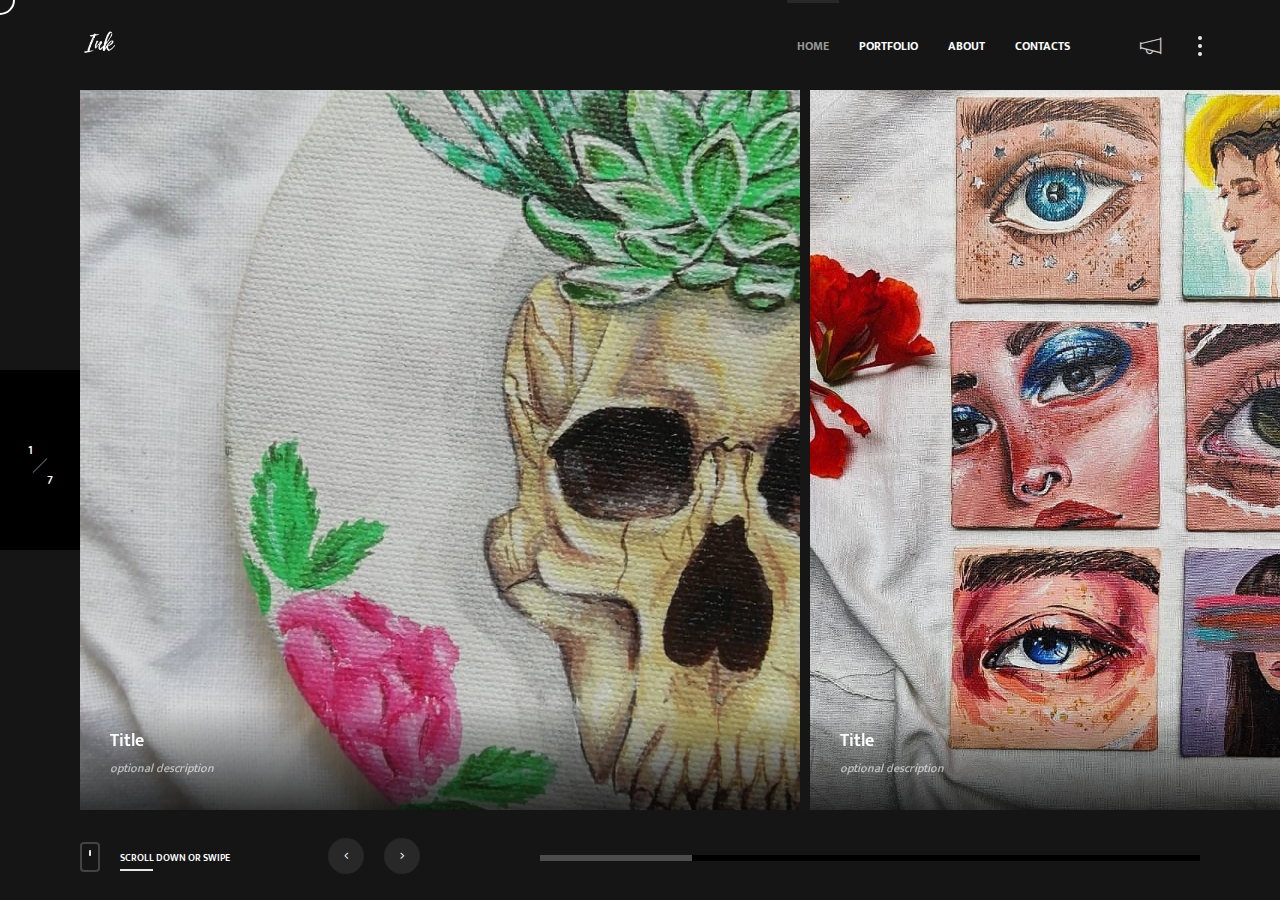
<file: index.html>
<!DOCTYPE HTML>
<html lang="en">
    <head>
        <!--=============== basic  ===============-->
        <meta charset="UTF-8">
        <title>InkisAddicting - Online Gallery</title>
        <meta name="viewport" content="width=device-width, initial-scale=1.0, minimum-scale=1.0, maximum-scale=1.0, user-scalable=no">
        <meta name="robots" content="index, follow"/>
        <meta name="keywords" content=""/>
        <meta name="description" content=""/>
        <!--=============== css  ===============-->
        <link type="text/css" rel="stylesheet" href="css/reset.css">
        <link type="text/css" rel="stylesheet" href="css/plugins.css">
        <link type="text/css" rel="stylesheet" href="css/style.css">
        <link type="text/css" rel="stylesheet" href="css/style-dark.css">
        <!--=============== favicons ===============-->
        <link rel="shortcut icon" href="images/favicon.ico">
    </head>
    <body>
        <!--loader-->
        <div class="loader-wrap">
            <div class="spinner">
                <div class="double-bounce1"></div>
                <div class="double-bounce2"></div>
            </div>
        </div>
        <!--loader end-->
        <!-- main start  -->
        <div id="main">
            <!-- header start  -->
            <header class="main-header">
                <!-- logo   -->
                <a href="index.html" class="logo-holder"><img src="images/logo.png" alt=""></a>
                <!-- logo end  -->
                <div class="sb-button"></div>
                <div class="share-btn showshare"><i class="fal fa-megaphone"></i><span>Share</span></div>
                <!-- mobile nav -->
                <div class="nav-button-wrap">
                    <div class="nav-button"><span></span><span></span><span></span></div>
                </div>
                <!-- mobile nav end-->
                <!--  navigation -->
                <div class="nav-holder main-menu">
                    <nav>
                        <ul>
                            <li>
                                <a href="index.html" class="act-link">Home</a>
                            </li>
                            <li>
                                <a href="portfolio.html">Portfolio </a>
                            </li>
                            <li>
                                <a href="about.html">About</a>
                            </li>
                            <li>
                                <a href="contacts.html">Contacts</a>
                            </li>
                        </ul>
                    </nav>
                </div>
                <!-- navigation  end -->
            </header>
            <!-- header end -->
            <!-- wrapper  -->
            <div id="wrapper">
                <!--content -->
                <div class="content full-height  hidden-item no-mob-hidden">
                    <!-- fw-carousel-wrap -->
                    <div class="fw-carousel-wrap fsc-holder">
                        <!-- fw-carousel  -->
                        <div class="fw-carousel  fs-gallery-wrap fl-wrap full-height lightgallery" data-mousecontrol="true">
                            <div class="swiper-container">
                                <div class="swiper-wrapper">
                                    <!-- swiper-slide-->
                                    <div class="swiper-slide hov_zoom">
                                        <img  src="images/bg/14.jpg"   alt="">
                                        <a href="images/bg/14.jpg" class="box-media-zoom   popup-image"><i class="fal fa-search"></i></a>
                                        <div class="thumb-info">
                                            <h3><a href="portfolio-single.html">Title</a></h3>
                                            <p>optional description</p>
                                        </div>
                                    </div>
                                    <!-- swiper-slide end-->
                                    <!-- swiper-slide-->
                                    <div class="swiper-slide hov_zoom">
                                        <img  src="images/bg/2.jpg"   alt="">
                                        <a href="images/bg/2.jpg" class="box-media-zoom   popup-image"><i class="fal fa-search"></i></a>
                                        <div class="thumb-info">
                                            <h3><a href="portfolio-single.html">Title</a></h3>
                                            <p>optional description</p>
                                        </div>
                                    </div>
                                    <!-- swiper-slide end-->
                                    <!-- swiper-slide-->
                                    <div class="swiper-slide hov_zoom">
                                        <img  src="images/bg/11.jpg"   alt="">
                                        <a href="images/bg/11.jpg" class="box-media-zoom   popup-image"><i class="fal fa-search"></i></a>
                                        <div class="thumb-info">
                                            <h3><a href="portfolio-single.html">Title</a></h3>
                                            <p>optional description</p>
                                        </div>
                                    </div>
                                    <!-- swiper-slide end-->
                                    <!-- swiper-slide-->
                                    <div class="swiper-slide hov_zoom">
                                        <img  src="images/bg/3.jpg"   alt="">
                                        <a href="images/bg/3.jpg" class="box-media-zoom   popup-image"><i class="fal fa-search"></i></a>
                                        <div class="thumb-info">
                                            <h3><a href="portfolio-single.html">Title</a></h3>
                                            <p>optional description</p>
                                        </div>
                                    </div>
                                    <!-- swiper-slide end-->
                                    <!-- swiper-slide-->
                                    <div class="swiper-slide hov_zoom">
                                        <img  src="images/bg/5.jpg"   alt="">
                                        <a href="images/bg/5.jpg" class="box-media-zoom   popup-image"><i class="fal fa-search"></i></a>
                                        <div class="thumb-info">
                                            <h3><a href="portfolio-single.html">Title</a></h3>
                                            <p>optional description</p>
                                        </div>
                                    </div>
                                    <!-- swiper-slide end-->
                                    <!-- swiper-slide-->
                                    <div class="swiper-slide hov_zoom">
                                        <img  src="images/bg/9.jpg"   alt="">
                                        <a href="images/bg/9.jpg" class="box-media-zoom   popup-image"><i class="fal fa-search"></i></a>
                                        <div class="thumb-info">
                                            <h3><a href="portfolio-single.html">Title</a></h3>
                                            <p>optional description</p>
                                        </div>
                                    </div>
                                    <!-- swiper-slide end-->
                                    <!-- swiper-slide-->
                                    <div class="swiper-slide swiper-link-wrap hov_zoom">
                                        <img  src="images/bg/7.jpg"   alt="">
                                        <a href="images/bg/7.jpg" class="box-media-zoom   popup-image"><i class="fal fa-search"></i></a>
                                        <div class="thumb-info">
                                            <h3><a href="portfolio-single.html">Title</a></h3>
                                            <p>optional description</p>
                                        </div>
                                        <a href="portfolio.html" class="swiper-link"><span>View Portfolio</span></a>
                                    </div>
                                    <!-- swiper-slide end-->
                                </div>
                            </div>
                        </div>
                        <!-- fw-carousel end -->
                    </div>
                    <!--slider-counter-->
                    <div class="slider-counter_wrap">
                        <div class="fw-carousel-counter"></div>
                    </div>
                    <!--slider-counter end-->
                    <!--bottom-panel-->
                    <div class="bottom-panel">
                        <div class="bottom-panel-column bottom-panel-column_left">
                            <div class="scroll-down-wrap">
                                <div class="mousey">
                                    <div class="scroller"></div>
                                </div>
                                <span>Scroll down or Swipe</span>
                            </div>
                            <div class="fs-controls_wrap">
                                <div class="fw_cb fw-carousel-button-prev"><i class="fal fa-angle-left"></i></div>
                                <div class="fw_cb fw-carousel-button-next"><i class="fal fa-angle-right"></i></div>
                            </div>
                        </div>
                        <div class="bottom-panel-column bottom-panel-column_right">
                            <div class="half-scrollbar">
                                <div class="hs_init"></div>
                            </div>
                        </div>
                    </div>
                    <!--bottom-panel end-->
                </div>
                <!--content end-->
                <!--share-wrapper-->
                <div class="share-wrapper">
                    <div class="share-container fl-wrap  isShare"></div>
                </div>
                <!--share-wrapper end-->
            </div>
            <!-- wrapper end -->
            <!-- sidebar -->
            <div class="sb-overlay"></div>
            <div class="hiiden-sidebar-wrap outsb">
                <!-- sb-widget-wrap-->
                <div class="sb-widget-wrap fl-wrap">
                    <h3>We're Are Social</h3>
                    <div class="sb-widget    fl-wrap">
                        <div class="sidebar-social fl-wrap">
                            <ul>
                                <li><a href="index.html#" target="_blank"><i class="fab fa-facebook-f"></i></a></li>
                                <li><a href="https://instagram.com/inkisaddicting" target="_blank"><i class="fab fa-instagram"></i></a></li>
                                <li><a href="index.html#" target="_blank"><i class="fab fa-twitter"></i></a></li>
                                <li><a href="index.html#" target="_blank"><i class="fab fa-github"></i></a></li>
                            </ul>
                        </div>
                    </div>
                </div>
                <!-- sb-widget-wrap end-->
            </div>
            <!-- sidebar end -->
            <!-- cursor-->
            <div class="element">
                <div class="element-item"></div>
            </div>
            <!-- cursor end-->
        </div>
        <!-- Main end -->
        <!--=============== scripts  ===============-->
        <script type="text/javascript" src="js/jquery.min.js"></script>
        <script type="text/javascript" src="js/plugins.js"></script>
        <script type="text/javascript" src="js/scripts.js"></script>
    </body>
</html>
</file>
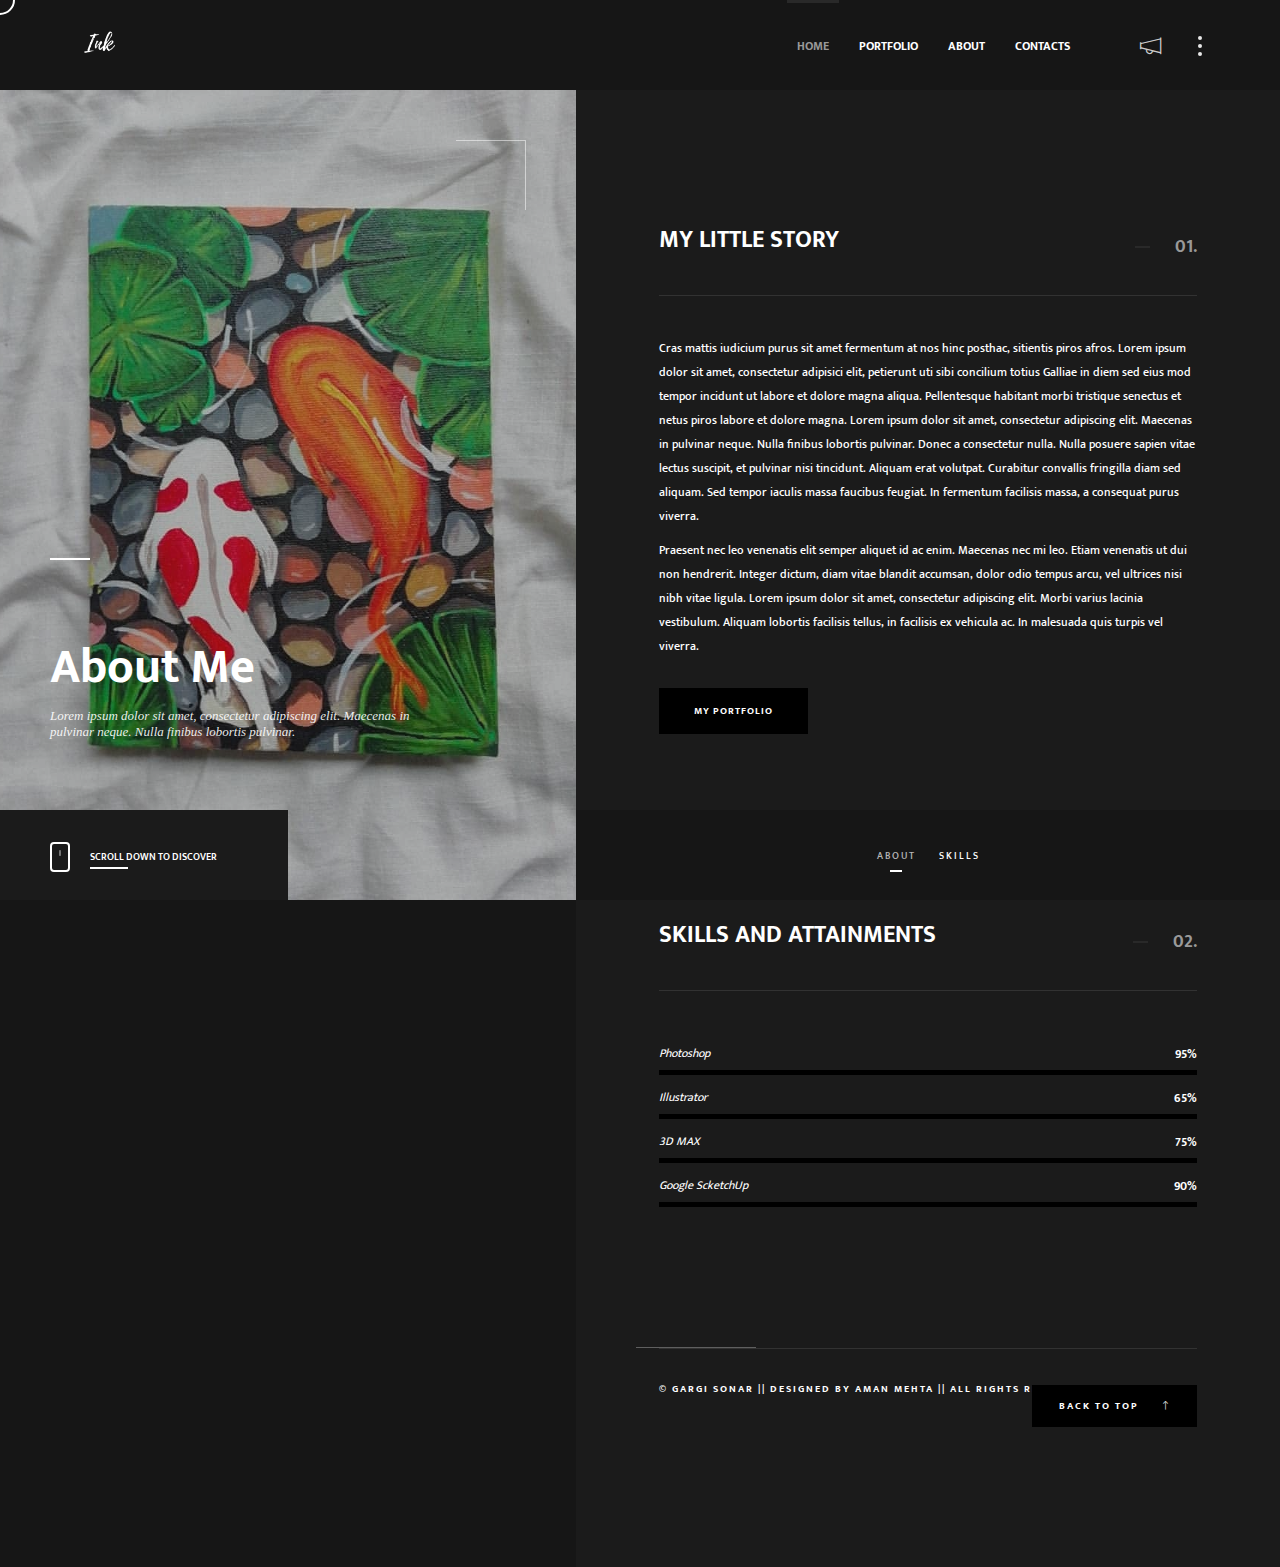
<file: about.html>
<!DOCTYPE HTML>
<html lang="en">
    <head>
        <!--=============== basic  ===============-->
        <meta charset="UTF-8">
        <title>InkisAddicting - Online Gallery</title>
        <meta name="viewport" content="width=device-width, initial-scale=1.0, minimum-scale=1.0, maximum-scale=1.0, user-scalable=no">
        <meta name="robots" content="index, follow"/>
        <meta name="keywords" content=""/>
        <meta name="description" content=""/>
        <!--=============== css  ===============-->
        <link type="text/css" rel="stylesheet" href="css/reset.css">
        <link type="text/css" rel="stylesheet" href="css/plugins.css">
        <link type="text/css" rel="stylesheet" href="css/style.css">
        <link type="text/css" rel="stylesheet" href="css/style-dark.css">
        <!--=============== favicons ===============-->
        <link rel="shortcut icon" href="images/favicon.ico">
    </head>
    <body>
        <!--loader-->
        <div class="loader-wrap">
            <div class="spinner">
                <div class="double-bounce1"></div>
                <div class="double-bounce2"></div>
            </div>
        </div>
        <!--loader end-->
        <!-- main start  -->
        <div id="main">
            <!-- header start  -->
            <header class="main-header">
                <!-- logo   -->
                <a href="index.html" class="logo-holder"><img src="images/logo.png" alt=""></a>
                <!-- logo end  -->
                <div class="sb-button"></div>
                <div class="share-btn showshare"><i class="fal fa-megaphone"></i><span>Share</span></div>
                <!-- mobile nav -->
                <div class="nav-button-wrap">
                    <div class="nav-button"><span></span><span></span><span></span></div>
                </div>
                <!-- mobile nav end-->
                <!--  navigation -->
                <div class="nav-holder main-menu">
                    <nav>
                        <ul>
                            <li>
                                <a href="index.html" class="act-link">Home</a>
                            </li>
                            <li>
                                <a href="portfolio.html">Portfolio </a>
                            </li>
                            <li>
                                <a href="about.html">About</a>
                            </li>
                            <li>
                                <a href="contacts.html">Contacts</a>
                            </li>
                        </ul>
                    </nav>
                </div>
                <!-- navigation  end -->
            </header>
            <!-- header end -->
            <!-- wrapper  -->
            <div id="wrapper">
                <!-- content -->
                <div class="content">
                    <!-- column-image  -->
                    <div class="column-image">
                        <div class="bg"  data-bg="images/bg/19.jpg"></div>
                        <div class="overlay"></div>
                        <div class="column-title">
                            <h2>About Me</h2>
                            <h3>Lorem ipsum dolor sit amet, consectetur adipiscing elit. Maecenas in pulvinar neque. Nulla finibus lobortis pulvinar.</h3>
                        </div>
                        <div class="column-notifer">
                            <div class="scroll-down-wrap transparent_sdw">
                                <div class="mousey">
                                    <div class="scroller"></div>
                                </div>
                                <span>Scroll down  to Discover</span>
                            </div>
                        </div>
                        <div class="fixed-column-dec"></div>
                    </div>
                    <!-- column-image end  -->
                    <!-- column-wrapper -->
                    <div class="column-wrapper">
                        <div class="scroll-nav-wrap">
                            <nav class="scroll-nav scroll-init">
                                <ul>
                                    <li><a class="act-scrlink" href="about.html#sec1">About</a></li>
                                    <li><a href="about.html#sec2">Skills</a></li>
                                </ul>
                            </nav>
                        </div>
                        <!--section  -->
                        <section id="sec1">
                            <div class="container small-container">
                                <div class="section-title fl-wrap">
                                    <h3>My Little Story</h3>
                                    <div class="section-number">01.</div>
                                </div>
                                <div class="column-wrapper_item fl-wrap">
                                    <div class="column-wrapper_text fl-wrap">
                                        <p>Cras mattis iudicium purus sit amet fermentum at nos hinc posthac, sitientis piros afros. Lorem ipsum dolor sit amet, consectetur adipisici elit, petierunt uti sibi concilium totius Galliae in diem sed eius mod tempor incidunt ut labore et dolore magna aliqua. Pellentesque habitant morbi tristique senectus et netus piros labore et dolore magna.
                                            Lorem ipsum dolor sit amet, consectetur adipiscing elit. Maecenas in pulvinar neque. Nulla finibus lobortis pulvinar. Donec a consectetur nulla. Nulla posuere sapien vitae lectus suscipit, et pulvinar nisi tincidunt. Aliquam erat volutpat. Curabitur convallis fringilla diam sed aliquam. Sed tempor iaculis massa faucibus feugiat. In fermentum facilisis massa, a consequat purus viverra.
                                        </p>
                                        <p>Praesent nec leo venenatis elit semper aliquet id ac enim. Maecenas nec mi leo. Etiam venenatis ut dui non hendrerit. Integer dictum, diam vitae blandit accumsan, dolor odio tempus arcu, vel ultrices nisi nibh vitae ligula. Lorem ipsum dolor sit amet, consectetur adipiscing elit. Morbi varius lacinia vestibulum. Aliquam lobortis facilisis tellus, in facilisis ex vehicula ac. In malesuada quis turpis vel viverra.</p>
                                        <a href="portfolio.html" class="btn fl-btn">My Portfolio</a>
                                    </div>
                                </div>
                            </div>
                        </section>
                        <!--section end  -->
                        <div class="sec-dec"></div>
                        <!--section   -->
                        <section id="sec2">
                            <div class="container small-container">
                                <div class="section-title fl-wrap">
                                    <h3>Skills and Attainments</h3>
                                    <div class="section-number">02.</div>
                                </div>
                                <div class="column-wrapper_item fl-wrap">
                                    <div class="column-wrapper_text fl-wrap">
                                        <div class="skillbar-box animaper">
                                            <!-- skill 1-->
                                            <div class="custom-skillbar-title"><span>Photoshop</span></div>
                                            <div class="skill-bar-percent">95%</div>
                                            <div class="skillbar-bg" data-percent="95%">
                                                <div class="custom-skillbar"></div>
                                            </div>
                                            <!-- skill 2-->
                                            <div class="custom-skillbar-title"><span>Illustrator</span></div>
                                            <div class="skill-bar-percent">65%</div>
                                            <div class="skillbar-bg" data-percent="65%">
                                                <div class="custom-skillbar"></div>
                                            </div>
                                            <!-- skill 3-->
                                            <div class="custom-skillbar-title"><span>3D MAX</span></div>
                                            <div class="skill-bar-percent">75%</div>
                                            <div class="skillbar-bg" data-percent="75%">
                                                <div class="custom-skillbar"></div>
                                            </div>
                                            <!-- skill 4-->
                                            <div class="custom-skillbar-title"><span>Google ScketchUp</span></div>
                                            <div class="skill-bar-percent">90%</div>
                                            <div class="skillbar-bg" data-percent="90%">
                                                <div class="custom-skillbar"></div>
                                            </div>
                                        </div>
                                    </div>
                                </div>
                            </div>
                        </section>
                        <!--section end  -->
                        <div class="sec-dec"></div>
                        <!--section   -->
                        <!--section end  -->
                        <div class="sec-dec"></div>
                        
                        <!--footer -->
                        <footer class="min-footer fl-wrap content-animvisible">
                            <div class="container small-container">
                                <div class="footer-inner fl-wrap">
                                    <!-- policy-box-->
                                    <div class="policy-box">
                                        <span>&#169; Gargi Sonar || Designed by Aman Mehta || All rights reserved. </span>
                                    </div>
                                    <!-- policy-box end-->
                                    <a href="about.html" class="to-top-btn to-top">Back to top <i class="fal fa-long-arrow-up"></i></a>
                                </div>
                            </div>
                        </footer>
                        <!--footer end  -->
                    </div>
                    <!-- column-wrapper -->
                </div>
                <!--content end-->
                <!--share-wrapper-->
                <div class="share-wrapper">
                    <div class="share-container fl-wrap  isShare"></div>
                </div>
                <!--share-wrapper end-->
            </div>
            <!-- wrapper end -->
            <!-- sidebar -->
            <div class="sb-overlay"></div>
            <div class="hiiden-sidebar-wrap outsb">
                <!-- sb-widget-wrap-->
                <div class="sb-widget-wrap fl-wrap">
                    <h3>We're Are Social</h3>
                    <div class="sb-widget    fl-wrap">
                        <div class="sidebar-social fl-wrap">
                            <ul>
                                <li><a href="index.html#" target="_blank"><i class="fab fa-facebook-f"></i></a></li>
                                <li><a href="index.html#" target="_blank"><i class="fab fa-instagram"></i></a></li>
                                <li><a href="index.html#" target="_blank"><i class="fab fa-twitter"></i></a></li>
                                <li><a href="index.html#" target="_blank"><i class="fab fa-vk"></i></a></li>
                            </ul>
                        </div>
                    </div>
                </div>
                <!-- sb-widget-wrap end-->
            </div>
            <!-- sidebar end -->
            <!-- cursor-->
            <div class="element">
                <div class="element-item"></div>
            </div>
            <!-- cursor end-->
        </div>
        <!-- Main end -->
        <!--=============== scripts  ===============-->
        <script type="text/javascript" src="js/jquery.min.js"></script>
        <script type="text/javascript" src="js/plugins.js"></script>
        <script type="text/javascript" src="js/scripts.js"></script>
    </body>
</html>
</file>
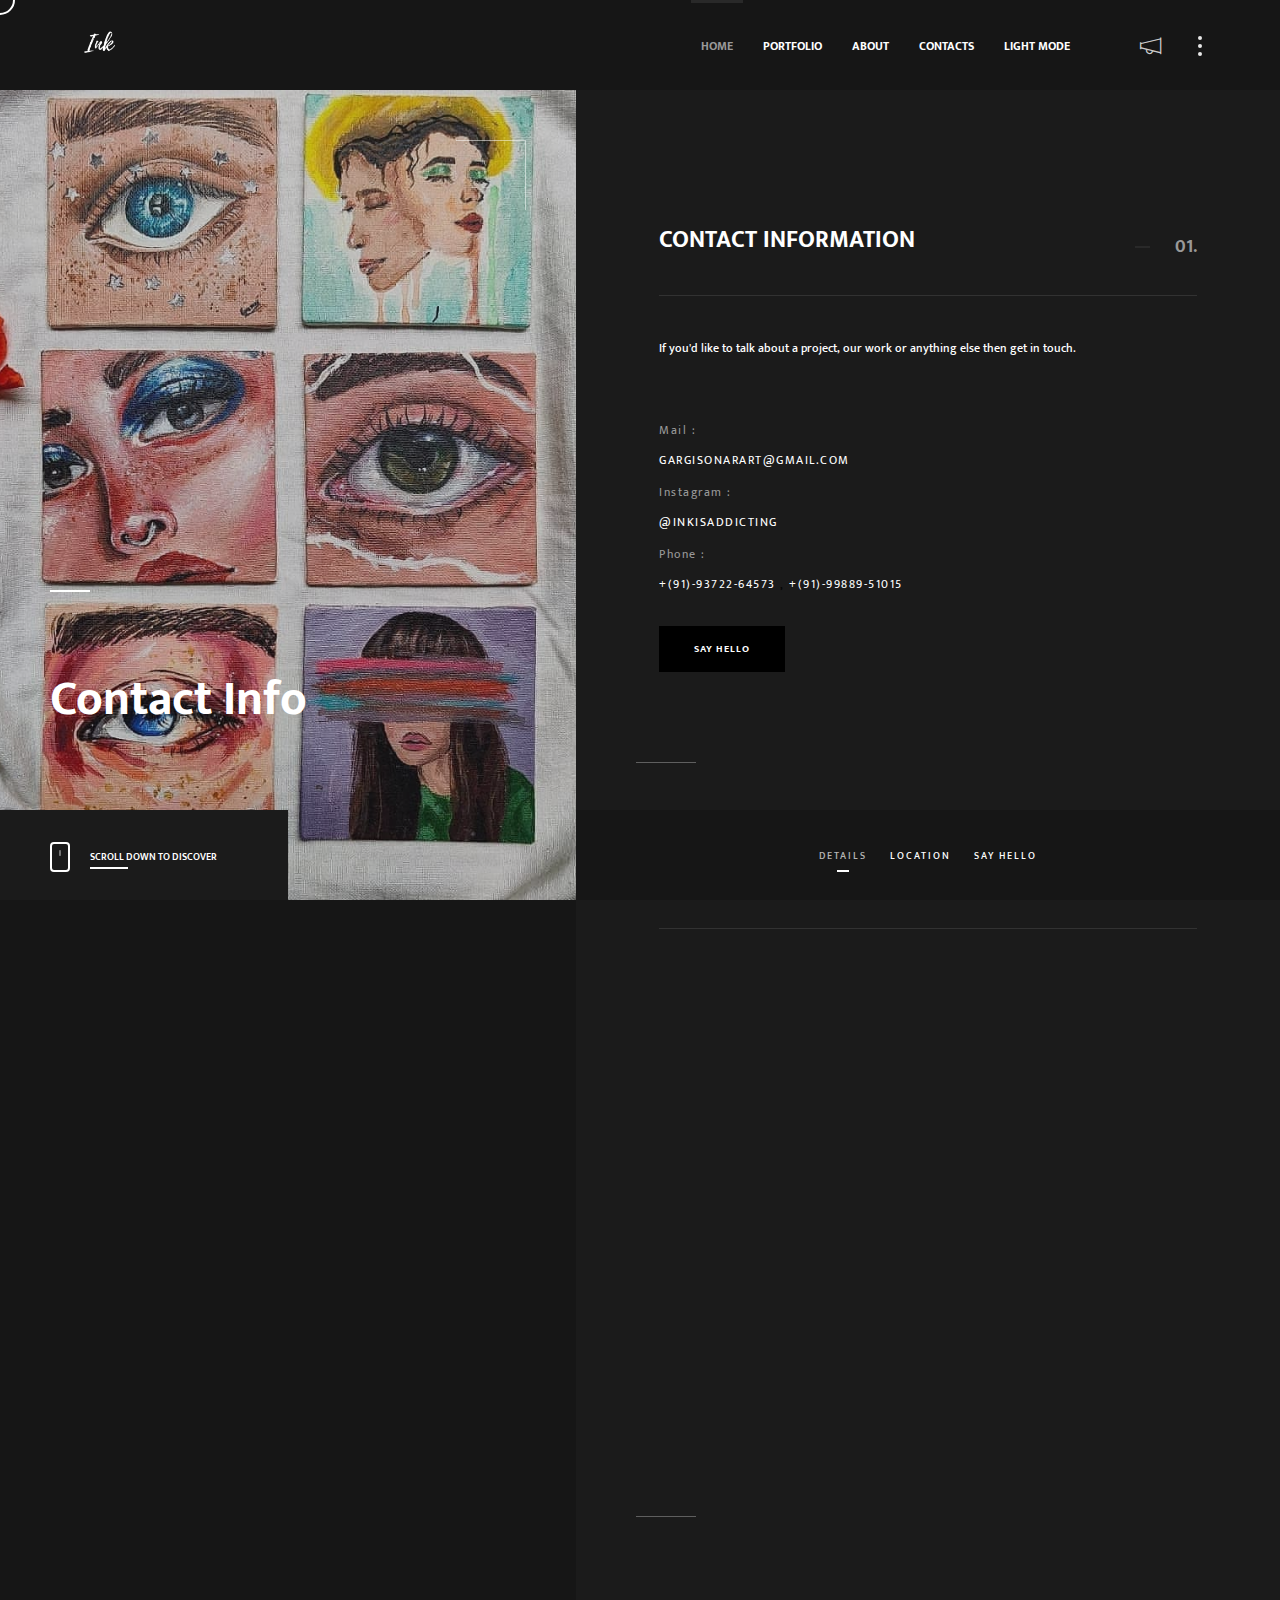
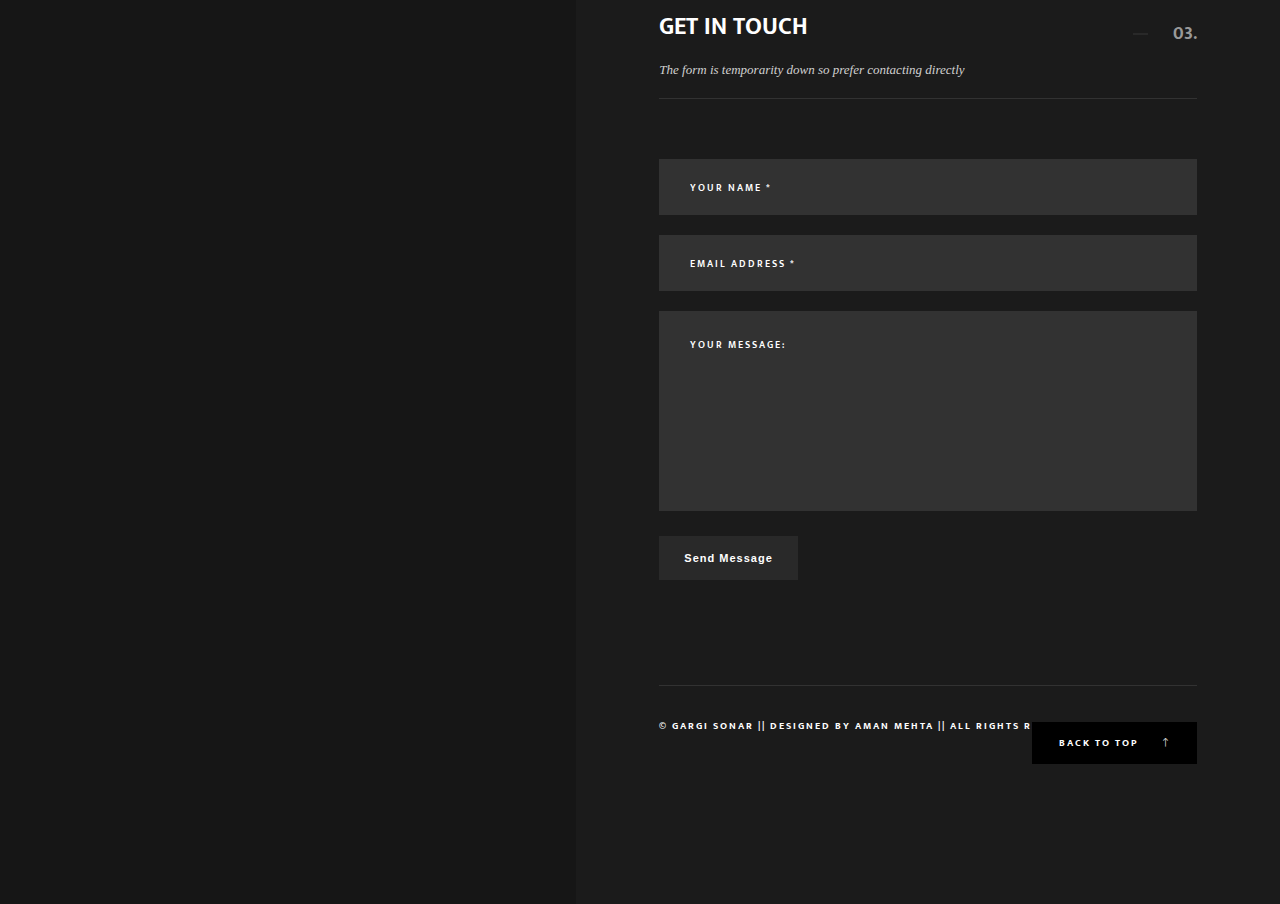
<file: contacts.html>
<!DOCTYPE HTML>
<html lang="en">
    <head>
        <!--=============== basic  ===============-->
        <meta charset="UTF-8">
        <title>InkisAddicting - Online Gallery</title>
        <meta name="viewport" content="width=device-width, initial-scale=1.0, minimum-scale=1.0, maximum-scale=1.0, user-scalable=no">
        <meta name="robots" content="index, follow"/>
        <meta name="keywords" content=""/>
        <meta name="description" content=""/>
        <!--=============== css  ===============-->
        <link type="text/css" rel="stylesheet" href="css/reset.css">
        <link type="text/css" rel="stylesheet" href="css/plugins.css">
        <link type="text/css" rel="stylesheet" href="css/style.css">
        <link type="text/css" rel="stylesheet" href="css/style-dark.css">
        <!--=============== favicons ===============-->
        <link rel="shortcut icon" href="images/favicon.ico">
    </head>
    <body>
        <!--loader-->
        <div class="loader-wrap">
            <div class="spinner">
                <div class="double-bounce1"></div>
                <div class="double-bounce2"></div>
            </div>
        </div>
        <!--loader end-->
        <!-- main start  -->
        <div id="main">
            <!-- header start  -->
            <header class="main-header">
                <!-- logo   -->
                <a href="index.html" class="logo-holder"><img src="images/logo.png" alt=""></a>
                <!-- logo end  -->
                <div class="sb-button"></div>
                <div class="share-btn showshare"><i class="fal fa-megaphone"></i><span>Share</span></div>
                <!-- mobile nav -->
                <div class="nav-button-wrap">
                    <div class="nav-button"><span></span><span></span><span></span></div>
                </div>
                <!-- mobile nav end-->
                <!--  navigation -->
                <div class="nav-holder main-menu">
                    <nav>
                        <ul>
                            <li>
                                <a href="index.html" class="act-link">Home</a>
                            </li>
                            <li>
                                <a href="portfolio.html">Portfolio </a>
                            </li>
                            <li>
                                <a href="about.html">About</a>
                            </li>
                            <li>
                                <a href="contacts.html">Contacts</a>
                            </li>
                            <li>
                                <a href="">Light Mode</a>
                            </li>
                        </ul>
                    </nav>
                </div>
                <!-- navigation  end -->
            </header>
            <!-- header end -->
            <!-- wrapper  -->
            <div id="wrapper">
                <!-- content -->
                <div class="content">
                    <!-- column-image  -->
                    <div class="column-image">
                        <div class="bg"  data-bg="images/bg/2.jpg"></div>
                        <div class="overlay"></div>
                        <div class="column-title">
                            <h2>Contact Info</h2>
                        </div>
                        <div class="column-notifer">
                            <div class="scroll-down-wrap transparent_sdw">
                                <div class="mousey">
                                    <div class="scroller"></div>
                                </div>
                                <span>Scroll down  to Discover</span>
                            </div>
                        </div>
                        <div class="fixed-column-dec"></div>
                    </div>
                    <!-- column-image end  -->
                    <!-- column-wrapper -->
                    <div class="column-wrapper ">
						<!--scroll-nav-wrap -->
                        <div class="scroll-nav-wrap">
                            <nav class="scroll-nav scroll-init">
                                <ul>
                                    <li><a class="act-scrlink" href="contacts.html#sec1">Details</a></li>
                                    <li><a href="contacts.html#sec2">Location</a></li>
                                    <li><a href="contacts.html#sec3">Say Hello</a></li>
                                </ul>
                            </nav>
                        </div>
						<!--scroll-nav-wrap end-->
                        <!--section  -->
                        <section id="sec1">
                            <div class="container small-container">
                                <div class="section-title fl-wrap">
                                    <h3>Contact Information</h3>
                                    <div class="section-number">01.</div>
                                </div>
                                <div class="column-wrapper_item fl-wrap">
                                    <div class="column-wrapper_text fl-wrap">
                                        <p>If you'd like to talk about a project, our work or anything else then get in touch.</p>
                                        <div class="contact-details fl-wrap">
                                            <ul>
                                                <li><span>Mail :</span><a href="mailto:gargisonarart@gmail.com" target="_blank">gargisonarart@gmail.com</a></li>
                                                <li><span>Instagram :</span><a href="https://instagram.com/inkisaddicting" target="_blank">@inkisaddicting</a></li>
                                                <li><span>Phone :</span><a href="contacts.html#">+(91)-93722-64573</a> , <a href="contacts.html#">+(91)-99889-51015</a></li>
                                            </ul>
                                        </div>
                                        <a href="contacts.html#sec3" class="custom-scroll-link btn fl-btn">Say Hello</a>
                                    </div>
                                </div>
                            </div>
                        </section>
                        <!--section end  -->
                        <div class="sec-dec"></div>
                        <!--section   -->
                        <section id="sec2">
                            <div class="container small-container">
                                <div class="section-title fl-wrap">
                                    <h3>Studio Location</h3>
                                    <div class="section-number">02.</div>
                                </div>
                                <div class="column-wrapper_item fl-wrap">
                                    <div class="column-wrapper_text fl-wrap">
                                        <div class="map-container">
                                            <iframe src="https://www.google.com/maps/embed?pb=!1m18!1m12!1m3!1d241317.11609823277!2d72.74109995709657!3d19.08219783958221!2m3!1f0!2f0!3f0!3m2!1i1024!2i768!4f13.1!3m3!1m2!1s0x3be7c6306644edc1%3A0x5da4ed8f8d648c69!2sMumbai%2C%20Maharashtra!5e0!3m2!1sen!2sin!4v1622265117733!5m2!1sen!2sin" width="600" height="450" style="border:0;" allowfullscreen="" loading="lazy"></iframe>
                                        </div>
                                    </div>
                                </div>
                            </div>
                        </section>
                        <!--section end  -->
                        <div class="sec-dec"></div>
                        <!--section -->
                        <section id="sec3">
                            <div class="container small-container">
                                <div class="section-title fl-wrap">
                                    <h3>Get In Touch</h3>
                                    <h4>The form is temporarity down so prefer contacting directly</h4>
                                    <div class="section-number">03.</div>
                                </div>
                                <div class="column-wrapper_item fl-wrap">
                                    <div class="column-wrapper_text fl-wrap">
                                        <div id="contact-form" class="fl-wrap">
                                            <div id="message"></div>
                                            <form  class="custom-form" action="http://kotlis.kwst.net/dark/php/contact.php" name="contactform" id="contactform">
                                                <fieldset>
                                                    <input type="text" name="name" id="name" placeholder="Your Name *" value=""/>
                                                    <input type="text"  name="email" id="email" placeholder="Email Address *" value=""/>
                                                    <textarea name="comments"  id="comments" cols="40" rows="3" placeholder="Your Message:"></textarea>
                                                    <button class="btn float-btn flat-btn color-bg" id="submit">Send Message </button>
                                                </fieldset>
                                            </form>
                                        </div>
                                    </div>
                                </div>
                            </div>
                        </section>
                        <!--section end  -->
                        <!--footer -->
                        <footer class="min-footer fl-wrap content-animvisible">
                            <div class="container small-container">
                                <div class="footer-inner fl-wrap">
                                    <!-- policy-box-->
                                    <div class="policy-box">
                                        <span>&#169; Gargi Sonar || Designed by Aman Mehta || All rights reserved. </span>
                                    </div>
                                    <!-- policy-box end-->
                                    <a href="contacts.html#" class="to-top-btn to-top">Back to top <i class="fal fa-long-arrow-up"></i></a>
                                </div>
                            </div>
                        </footer>
                        <!--footer end  -->
                    </div>
                    <!-- column-wrapper -->
                </div>
                <!--content end-->
                <!--share-wrapper-->
                <div class="share-wrapper">
                    <div class="share-container fl-wrap  isShare"></div>
                </div>
                <!--share-wrapper end-->
            </div>
            <!-- wrapper end -->
            <!-- sidebar -->
            <div class="sb-overlay"></div>
            <div class="hiiden-sidebar-wrap outsb">
                <!-- sb-widget-wrap-->
                <div class="sb-widget-wrap fl-wrap">
                    <h3>We're Are Social</h3>
                    <div class="sb-widget    fl-wrap">
                        <div class="sidebar-social fl-wrap">
                            <ul>
                                <li><a href="index.html#" target="_blank"><i class="fab fa-facebook-f"></i></a></li>
                                <li><a href="index.html#" target="_blank"><i class="fab fa-instagram"></i></a></li>
                                <li><a href="index.html#" target="_blank"><i class="fab fa-twitter"></i></a></li>
                                <li><a href="index.html#" target="_blank"><i class="fab fa-vk"></i></a></li>
                            </ul>
                        </div>
                    </div>
                </div>
                <!-- sb-widget-wrap end-->
            </div>
            <!-- sidebar end -->
            <!-- cursor-->
            <div class="element">
                <div class="element-item"></div>
            </div>
            <!-- cursor end-->
        </div>
        <!-- Main end -->
        <!--=============== scripts  ===============-->
        <script type="text/javascript" src="http://maps.google.com/maps/api/js?key=AIzaSyDwJSRi0zFjDemECmFl9JtRj1FY7TiTRRo"></script>
        <script type="text/javascript" src="js/jquery.min.js"></script>
        <script type="text/javascript" src="js/plugins.js"></script>
        <script type="text/javascript" src="js/scripts.js"></script>
        <script type="text/javascript" src="js/map.js"></script>
    </body>
</html>
</file>
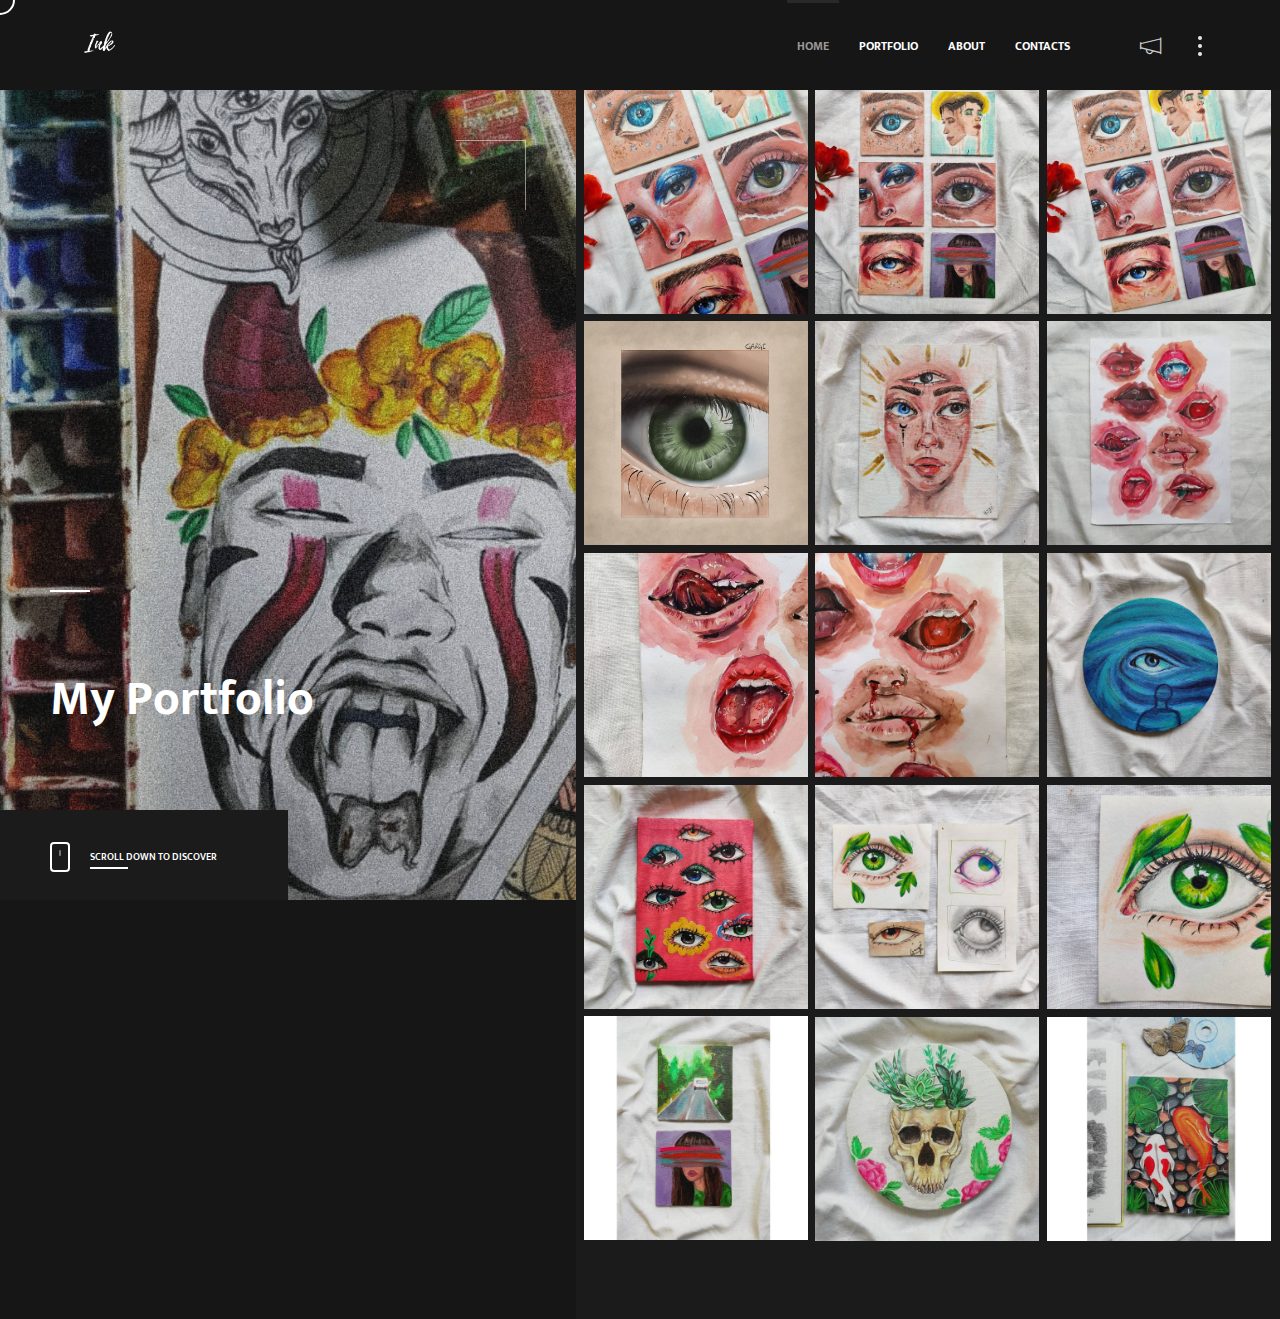
<file: portfolio.html>
<!DOCTYPE HTML>
<html lang="en">
    <head>
        <!--=============== basic  ===============-->
        <meta charset="UTF-8">
        <title>InkisAddicting - Online Gallery</title>
        <meta name="viewport" content="width=device-width, initial-scale=1.0, minimum-scale=1.0, maximum-scale=1.0, user-scalable=no">
        <meta name="robots" content="index, follow"/>
        <meta name="keywords" content=""/>
        <meta name="description" content=""/>
        <!--=============== css  ===============-->
        <link type="text/css" rel="stylesheet" href="css/reset.css">
        <link type="text/css" rel="stylesheet" href="css/plugins.css">
        <link type="text/css" rel="stylesheet" href="css/style.css">
        <link type="text/css" rel="stylesheet" href="css/style-dark.css">
        <!--=============== favicons ===============-->
        <link rel="shortcut icon" href="images/favicon.ico">
    </head>
    <body>
        <!--loader-->
        <div class="loader-wrap">
            <div class="spinner">
                <div class="double-bounce1"></div>
                <div class="double-bounce2"></div>
            </div>
        </div>
        <!--loader end-->
        <!-- main start  -->
        <div id="main">
            <!-- header start  -->
            <header class="main-header">
                <!-- logo   -->
                <a href="index.html" class="logo-holder"><img src="images/logo.png" alt=""></a>
                <!-- logo end  -->
                <div class="sb-button"></div>
                <div class="share-btn showshare"><i class="fal fa-megaphone"></i><span>Share</span></div>
                <!-- mobile nav -->
                <div class="nav-button-wrap">
                    <div class="nav-button"><span></span><span></span><span></span></div>
                </div>
                <!-- mobile nav end-->
                <!--  navigation -->
                <div class="nav-holder main-menu">
                    <nav>
                        <ul>
                            <li>
                                <a href="index.html" class="act-link">Home</a>
                            </li>
                            <li>
                                <a href="portfolio.html">Portfolio </a>
                            </li>
                            <li>
                                <a href="about.html">About</a>
                            </li>
                            <li>
                                <a href="contacts.html">Contacts</a>
                            </li>
                        </ul>
                    </nav>
                </div>
                <!-- navigation  end -->            
            </header>
            <!-- header end -->
            <!-- wrapper  -->	
            <div id="wrapper">
                <!-- content -->	
                <div class="content">
                    <!-- column-image  -->	
                    <div class="column-image">
                        <div class="bg"  data-bg="images/bg/27.jpg"></div>
                        <div class="overlay"></div>
                        <div class="column-title">
                            <h2>My Portfolio</h2>
                        </div>
                        <div class="column-notifer">
                            <div class="scroll-down-wrap transparent_sdw">
                                <div class="mousey">
                                    <div class="scroller"></div>
                                </div>
                                <span>Scroll down  to Discover</span>
                            </div>
                        </div>
                        <div class="fixed-column-dec"></div>
                    </div>
                    <!-- column-image end  -->	
                    <!-- column-wrapper -->	
                    <div class="column-wrapper column-wrapper_smallpadding">
                        <!--fixed-bottom-content -->	
                        <!-- fixed-bottom-content end -->	
                        <!-- portfolio start -->
                        <div class="gallery-items min-pad   three-column fl-wrap lightgallery">
                            <!-- gallery-item-->
                            <div class="gallery-item nature">
                                <div class="grid-item-holder hov_zoom">
                                    <img  src="images/folio/1.jpg"    alt="">
                                    <a href="images/folio/1.jpg" class="box-media-zoom   popup-image"><i class="fal fa-search"></i></a>                                    
                                    <div class="thumb-info">
                                        <h3><a href="portfolio-single.html">Title</a></h3>
                                        <p>optional description</p>
                                    </div>
                                </div>
                            </div>
                            <!-- gallery-item end-->
                            <!-- gallery-item-->
                            <div class="gallery-item couples">
                                <div class="grid-item-holder hov_zoom">
                                    <img  src="images/folio/2.jpg"    alt="">
                                    <a href="images/folio/2.jpg" class="box-media-zoom   popup-image"><i class="fal fa-search"></i></a>                                    
                                    <div class="thumb-info">
                                        <h3><a href="portfolio-single.html">Title</a></h3>
                                        <p>optional description</p>
                                    </div>
                                </div>
                            </div>
                            <!-- gallery-item end-->
                            <!-- gallery-item-->
                            <div class="gallery-item models">
                                <div class="grid-item-holder hov_zoom">
                                    <img  src="images/folio/3.jpg"    alt="">
                                    <a href="images/folio/3.jpg" class="box-media-zoom   popup-image"><i class="fal fa-search"></i></a>                                    
                                    <div class="thumb-info">
                                        <h3><a href="portfolio-single.html">Title</a></h3>
                                            <p>optional description</p>
                                    </div>
                                </div>
                            </div>
                            <!-- gallery-item end-->                           
                            <!-- gallery-item-->
                            <div class="gallery-item nature">
                                <div class="grid-item-holder hov_zoom">
                                    <img  src="images/folio/4.jpg"    alt="">
                                    <a href="images/folio/4.jpg" class="box-media-zoom   popup-image"><i class="fal fa-search"></i></a>                                    
                                    <div class="thumb-info">
                                        <h3><a href="portfolio-single.html">Title</a></h3>
                                            <p>optional description</p>
                                    </div>
                                </div>
                            </div>
                            <!-- gallery-item end-->                            
                            <!-- gallery-item-->
                            <div class="gallery-item couples">
                                <div class="grid-item-holder hov_zoom">
                                    <img  src="images/folio/5.jpg"    alt="">
                                    <a href="images/folio/5.jpg" class="box-media-zoom   popup-image"><i class="fal fa-search"></i></a>                                    
                                    <div class="thumb-info">
                                        <h3><a href="portfolio-single.html">Title</a></h3>
                                            <p>optional description</p>
                                    </div>
                                </div>
                            </div>
                            <!-- gallery-item end-->    
                            <!-- gallery-item-->
                            <div class="gallery-item models">
                                <div class="grid-item-holder hov_zoom">
                                    <img  src="images/folio/6.jpg"    alt="">
                                    <a href="images/folio/6.jpg" class="box-media-zoom   popup-image"><i class="fal fa-search"></i></a>                                    
                                    <div class="thumb-info">
                                        <h3><a href="portfolio-single.html">Title</a></h3>
                                            <p>optional description</p>
                                    </div>
                                </div>
                            </div>
                            <!-- gallery-item end-->
                            <!-- gallery-item-->
                            <div class="gallery-item outdoor couples">
                                <div class="grid-item-holder hov_zoom">
                                    <img  src="images/folio/7.jpg"    alt="">
                                    <a href="images/folio/7.jpg" class="box-media-zoom   popup-image"><i class="fal fa-search"></i></a>
                                    <div class="thumb-info">
                                        <h3><a href="portfolio-single.html">Title</a></h3>
                                            <p>optional description</p>
                                    </div>
                                </div>
                            </div>
                            <!-- gallery-item end-->                           
                            <!-- gallery-item-->
                            <div class="gallery-item nature">
                                <div class="grid-item-holder hov_zoom">
                                    <img  src="images/folio/8.jpg"    alt="">
                                    <a href="images/folio/8.jpg" class="box-media-zoom   popup-image"><i class="fal fa-search"></i></a>
                                    <div class="thumb-info">
                                        <h3><a href="portfolio-single.html">Title</a></h3>
                                        <p>optional description</p>
                                    </div>
                                </div>
                            </div>
                            <!-- gallery-item end-->                            
                            <!-- gallery-item-->
                            <div class="gallery-item models">
                                <div class="grid-item-holder hov_zoom">
                                    <img  src="images/folio/9.jpg"    alt="">
                                    <a href="images/folio/9.jpg" class="box-media-zoom   popup-image"><i class="fal fa-search"></i></a>
                                    <div class="thumb-info">
                                        <h3><a href="portfolio-single.html">Title</a></h3>
                                        <p>optional description</p>
                                    </div>
                                </div>
                            </div>
                            <!-- gallery-item end-->  
                            <!-- gallery-item-->
                            <div class="gallery-item outdoor">
                                <div class="grid-item-holder hov_zoom">
                                    <img  src="images/folio/10.jpg"    alt="">
                                    <a href="images/folio/10.jpg" class="box-media-zoom   popup-image"><i class="fal fa-search"></i></a>
                                    <div class="thumb-info">
                                        <h3><a href="portfolio-single.html">Title</a></h3>
                                            <p>optional description</p>
                                    </div>
                                </div>
                            </div>
                            <!-- gallery-item end-->                              
                            <!-- gallery-item-->
                            <div class="gallery-item outdoor models">
                                <div class="grid-item-holder hov_zoom">
                                    <img  src="images/folio/11.jpg"    alt="">
                                    <a href="images/folio/11.jpg" class="box-media-zoom   popup-image"><i class="fal fa-search"></i></a>
                                    <div class="thumb-info">
                                        <h3><a href="portfolio-single.html">Title</a></h3>
                                            <p>optional description</p>
                                    </div>
                                </div>
                            </div>
                            <!-- gallery-item end-->                                                           
                            <!-- gallery-item-->
                            <div class="gallery-item couples nature">
                                <div class="grid-item-holder hov_zoom">
                                    <img  src="images/folio/12.jpg"    alt="">
                                    <a href="images/folio/12.jpg" class="box-media-zoom   popup-image"><i class="fal fa-search"></i></a>
                                    <div class="thumb-info">
                                        <h3><a href="portfolio-single.html">Title</a></h3>
                                            <p>optional description</p>
                                    </div>
                                </div>
                            </div>
                            <!-- gallery-item end--> 
                            <!-- gallery-item-->
                            <div class="gallery-item outdoor nature">
                                <div class="grid-item-holder hov_zoom">
                                    <img  src="images/folio/16.jpg"    alt="">
                                    <a href="images/folio/16.jpg" class="box-media-zoom   popup-image"><i class="fal fa-search"></i></a>
                                    <div class="thumb-info">
                                        <h3><a href="portfolio-single.html">Title</a></h3>
                                            <p>optional description</p>
                                    </div>
                                </div>
                            </div>
                            <!-- gallery-item end-->                           
                            <!-- gallery-item-->
                            <div class="gallery-item outdoor models">
                                <div class="grid-item-holder hov_zoom">
                                    <img  src="images/folio/13.jpg"    alt="">
                                    <a href="images/folio/13.jpg" class="box-media-zoom   popup-image"><i class="fal fa-search"></i></a>
                                    <div class="thumb-info">
                                        <h3><a href="portfolio-single.html">Title</a></h3>
                                            <p>optional description</p>
                                    </div>
                                </div>
                            </div>
                            <!-- gallery-item end-->                            
                            <!-- gallery-item-->
                            <div class="gallery-item models">
                                <div class="grid-item-holder hov_zoom">
                                    <img  src="images/folio/18.jpg"    alt="">
                                    <a href="images/folio/18.jpg" class="box-media-zoom   popup-image"><i class="fal fa-search"></i></a>
                                    <div class="thumb-info">
                                        <h3><a href="portfolio-single.html">Title</a></h3>
                                            <p>optional description</p>
                                    </div>
                                </div>
                            </div>
                            <!-- gallery-item end-->  							
                        </div>
                        <!-- portfolio end -->
                    </div>
                    <!-- column-wrapper -->	
                </div>
                <!--content end-->	
                <!--share-wrapper-->
                <div class="share-wrapper">
                    <div class="share-container fl-wrap  isShare"></div>
                </div>
                <!--share-wrapper end-->
            </div>
            <!-- wrapper end -->
            <!-- sidebar -->
            <div class="sb-overlay"></div>
            <div class="hiiden-sidebar-wrap outsb">
                <!-- sb-widget-wrap-->
                <div class="sb-widget-wrap fl-wrap">
                    <h3>We're Are Social</h3>
                    <div class="sb-widget    fl-wrap">
                        <div class="sidebar-social fl-wrap">
                            <ul>
                                <li><a href="index.html#" target="_blank"><i class="fab fa-facebook-f"></i></a></li>
                                <li><a href="index.html#" target="_blank"><i class="fab fa-instagram"></i></a></li>
                                <li><a href="index.html#" target="_blank"><i class="fab fa-twitter"></i></a></li>
                                <li><a href="index.html#" target="_blank"><i class="fab fa-vk"></i></a></li>
                            </ul>
                        </div>
                    </div>
                </div>
                <!-- sb-widget-wrap end-->
            </div>
            <!-- sidebar end -->
            <!-- cursor-->
            <div class="element">
                <div class="element-item"></div>
            </div>
            <!-- cursor end-->          
        </div>
        <!-- Main end -->
        <!--=============== scripts  ===============-->
        <script type="text/javascript" src="js/jquery.min.js"></script>
        <script type="text/javascript" src="js/plugins.js"></script>
        <script type="text/javascript" src="js/scripts.js"></script>
    </body>
</html>
</file>
<file: css/style.css>
@charset "utf-8";


@import url('https://fonts.googleapis.com/css?family=Playfair+Display|Ek+Mukta:200,300,400,500,600,700,800&subset=devanagari,latin-ext');
/*-------------General Style---------------------------------------*/

html {
	overflow-x: hidden !important;
	overflow-y: scroll !important;
	height: 100%;
}
body {
	margin: 0;
	padding: 0;
	font-weight: 400;
	font-size: 13px;
	height: 100%;
	text-align: center;
	background:#fff;
	color: #000;
	font-family: 'Ek Mukta', sans-serif;
}
@-o-viewport {
	width: device-width;
}
@-ms-viewport {
	width: device-width;
}
@viewport {
	width: device-width;
}
/* ---------Page preload--------------------------------------*/

.loader-wrap {
	position:fixed;
	top:0;
	left:0;
	width:100%;
	bottom:0;
	overflow:hidden;
	z-index:100;
    background: #fff;
	transform: translate3d(0,0,0);
}
 
.spinner {
  width: 40px;
  height: 40px;
  position: absolute;
  margin: auto auto;
  left: 0;
  top: 0;
  right: 0;
  bottom: 0;
}
.double-bounce1,
.double-bounce2 {
  width: 100%;
  height: 100%;
  -webkit-border-radius: 20px;
  -moz-border-radius: 20px;
  border-radius: 20px;
  background: rgba(0, 0, 0, 0.66);
  opacity: 0.4;
  position: absolute;
  top: 0;
  left: 0;
  -webkit-animation: bounce 2s infinite ease-in-out;
  animation: bounce 2s infinite ease-in-out;
}
.double-bounce2 {
  -webkit-animation-delay: -1s;
  animation-delay: -1s;
}

@-webkit-keyframes bounce {
  0%, 100% {
    -webkit-transform: scale(0);
  }
  50% {
    -webkit-transform: scale(1);
  }
}

@keyframes bounce {
  0%, 100% {
    transform: scale(0);
    -webkit-transform: scale(0);
  }
  50% {
    transform: scale(1);
    -webkit-transform: scale(1);
  }
} 
/*--------------Typography--------------------------------------*/
p {
	font-size: 12px;
	line-height: 24px;
	padding-bottom: 10px;
	font-weight: 500;
	color: #5e646a;
	text-align:left;
}
blockquote {
	float: left;
	padding: 10px 20px;
	margin: 0 0 20px;
	font-size: 17.5px;
	border-left: 15px solid #eee;
	position: relative;
}
blockquote:before {
	font-family: Font Awesome\ 5 Pro;
	content: "\f10e";
	position: absolute;
	color: #ccc;
	bottom: 3px;
	font-size: 43px;
	right: 6px;
	opacity: 0.4
}
blockquote p {
	font-family: Georgia, "Times New Roman", Times, serif;
	font-style: italic;
	color: #666;
}
.bold-title {
	margin: 15px 0;
	font-size: 24px;
	text-align: left;
	font-weight: 600;
}
/*--------------General--------------------------------------*/
#main {
	height: 100%;
	width: 100%;
	position: absolute;
	top: 0;
	left: 0;
	z-index: 2;
	opacity:0;
}
.fl-wrap {
	float: left;
	width: 100%;
	position: relative;
}
.content {
	float: left;
	width: 100%;
	position: relative;
	z-index: 5;
}
.container {
	max-width: 1224px;
	width: 92%;
	margin: 0 auto;
	position: relative;
	z-index: 5;
}
.full-height {
	height: 100%;
}
#wrapper {
	width: 100%;
    position: relative;
    float: left;
    padding-top: 90px;
    left: 0;
    z-index: 5;
    height: 100%;
    -webkit-transition: all 300ms linear;
    transition: all 300ms linear;
}
#wrapper.fullsceen-wrap {
    padding-bottom: 80px;
}
.content-holder {
	position:absolute;
	top:0;
	left:0;
	width:100%;
	height:100%;
}
.respimg {
	width: 100%;
	height: auto;
}
.hidden-item {
	overflow:hidden;
}
.bg {
	position: absolute;
	top: 0;
	left: 0;
	width: 100%;
	height: 100%;
	z-index: 1;
	background-size: cover;
	background-attachment: scroll;
	background-position: center;
	background-repeat: repeat;
	background-origin: content-box;
}
.overlay {
	position: absolute;
	top: 0;
	left: 0;
	width: 100%;
	height: 100%;
    background: rgba(45,45,50,0.21);
	z-index: 3;
}
.dark-bg {
	background:#2A2A2E;
}
/* ------header------------------------------------------------------------ */
.main-header {
	position:fixed;
	top:0;
	left:0;
	width:100%;
	height:90px;
	background:#fff;
	z-index:10;
	padding:0 60px 0 200px;
	transform: translate3d(0,0,0);
}
.logo-holder {
	position: absolute;
	left:80px;
	top:30px;
	z-index:11;
}
.logo-holder img {
	height:22px;
	width:auto;
}
.search-button {
	float:left;
	position:relative;
	top:34px;
	font-size:15px;
	font-weight:800;
	display:none;
}
.search-input {
	float:left;
	position:relative;
	top:24px;
	padding-left:30px;
	margin-left:120px
}
.search-input:before {
	font-family: Font Awesome\ 5 Pro;
	content: "\f002";
	position:absolute;
	font-size:16px;
	left:0;
	top:8px;
}
.search-input input {
	float: left;
	border: none;
	background: #fff;
	width: 100%;
	padding: 10px 15px;
	color: #000;
	font-family: 'Ek Mukta', sans-serif;
	text-transform:uppercase;
	letter-spacing:2px;
	font-size: 10px;
	-webkit-appearance: none;
	border-bottom:1px solid #ccc;
}
.search-input input:focus  {
	border-bottom:1px solid #000;
}
.search-input input::-webkit-input-placeholder  {
	color: #000;
	font-weight: 600;
	font-size: 10px;
	position: relative;
	font-family: 'Ek Mukta', sans-serif;
	text-transform:uppercase;
	letter-spacing:2px;
}
.sb-button , .share-btn {
	float:right;
	width:40px;
	height:40px;
	position:relative;
	top:34px;
	cursor:pointer;
}
.share-btn {
	line-height:40px;
	margin-right:10px;
	font-size:19px;
	top:28px;
	color:#292929;
	font-weight:800;
}
.share-btn span {
	position:absolute;
	width:100px;
	text-align:center;
	bottom:-35px;
	left:0;
	margin-left:-29px;
	font-size:12px;
	color:#666;
 	font-weight:100;
    font-family: 'Playfair+Display', serif;
    font-style: italic;
	opacity:0;
	visibility:hidden;
	transition: all .2s ease-in-out;
}
.share-btn:hover span {
	visibility:visible;
	opacity:1;
	bottom:-25px;
}
.sb-button_point {
	height:8px;
}
.sb-button_point:before {
	content:'';
	position:absolute;
	left:50%;
	top:50%;
	width:4px;
	height:4px;
	background:#000;
	margin:-2px 0 0 -2px;
	border-radius:100%;
	transition: all .2s ease-in-out;
}
.sb-button:hover .sb-button_point:nth-child(2):before {
	margin-left:6px;
}
.overauto {
	overflow:auto;
}
.sb-overlay{
	position:fixed;
	top:0;
	bottom:0;
	left:0;
	width:100%;
	display:none;
	z-index:8;
	background:#292929;
	opacity:0.6;
}
.load-anim-cnt {
	transform: translateY(50px);
	opacity:0;
}
/* ------Navigation------------------------------------------------------------ */
.share-wrapper {
	position:fixed;
	right:-300px;
	z-index:8;
	top:90px;
	background:#292929;
	width:300px;
	overflow:hidden;
	transform: translate3d(0,0,0);
}
.share-title {
	margin-bottom:20px;
	text-align:left;
	font-size:24px;
	font-weight:700;
	color:#999;
	font-family: Georgia, "Times New Roman", Times, serif;
}
.share-container {
	padding:70px 50px 50px 70px;
}
.share-container a {
	float:left;
	width:100%;
	text-align:left;
	margin-bottom:20px;
	color: #fff;
	font-weight: 600;
	font-size: 10px;
	position: relative;
	text-transform:uppercase;
	letter-spacing:2px;
	opacity:0;
}
.share-container a:hover {
	text-decoration:underline;
}
.share-btn.uncl-share i:before {
	content: "\f00d";
}
/* ------Navigation------------------------------------------------------------ */
.nav-holder {
	float:right;
	position:relative;
	opacity:1;
	left:0;
	visibility:visible;
	z-index:20;
	top:24px;
	margin-right:40px;
}
.nav-holder nav {
	position:relative;
	float: right;
}
.nav-holder nav li{
	float:left;
	position:relative;
	margin-right:10px;
	height:70px;
}
.nav-holder nav li ul {
	margin: 30px 0 0 0;
	opacity: 0;
	visibility: hidden;
	position: absolute;
	min-width:190px;
	top: 66px;
	left: 0;
	z-index: 1;
	padding:10px 0;
	background: rgba(0,0,0,0.71);
	transition: all .2s ease-in-out;
}
.nav-holder nav li:hover > ul {
	opacity: 1;
	visibility: visible;
	margin: 0;
}
.nav-holder nav li ul li ul {
	top: -10px  ;
	left: 100%;
	margin-left:25px;
	margin-top:0;
	max-width:150px;
}
.nav-holder nav li ul li:hover  > ul  {
	opacity: 1;
	visibility: visible;
	margin-right:0px;
}
.nav-holder nav li ul li {
	width:100%;
	float:left;
	height:auto;
	position:relative;
}
.nav-holder nav li a {
	float: left;
	padding: 10px;
    font-size: 12px;
    text-transform: uppercase;
    font-weight: bold;
    line-height: 25px;
    color: #232D38;
	-webkit-transition: all 100ms linear;
    transition: all 100ms linear;
}
.nav-holder nav li a.act-link   , .nav-holder nav li a:hover{
    color: #999;
}
.nav-holder nav li ul a {
	color:#fff;
	float:left;
	width:100%;
	font-size:12px;
	text-align:left;
	padding:2px 15px;
	letter-spacing:0px;
}
.nav-holder nav li a:before {
	content:'';
	position:absolute;
	top:-24px;
	left:0;
	width:0;
	background:#292929;
	height:3px;
}
.nav-holder nav li a.act-link:before {
	width:100%;
}
.nav-button-wrap {
	display:none;
}
/* ------Sliders------------------------------------------------------------ */ 
.bottom-panel {
	position: absolute;
	left:0;
	bottom:0;
	z-index:11;
	height:90px;
	width:100%;
	background:#fff;
	padding-left:80px;
	transform: translate3d(0,0,0);
}
.bottom-panel.fs-slider-panel {
	padding-left:30px;
}
.bottom-panel-column {
	float:left;
	position:relative;
}
.bottom-panel-column.bottom-panel-column_left {
	width:30%;
}
.bottom-panel-column.bottom-panel-column_left.fix-size {
	width:500px;
}
.bottom-panel-column.bottom-panel-column_right {
	width:70%;
	height:70px;
}
.bottom-panel-column.bottom-panel-column_right.no-scb {
	padding-right:70px;
}
.bottom-panel-column.bottom-panel-column_right.fix-size  {
	width:calc(100% - 500px)
}
.single-carousel-control {
	z-index:100;
}
.single-carousel-control .scroll-down-wrap {
    top: 16px;
    z-index: 100;
}
.single-carousel-control .fw-carousel-counter {
	float: right;
	position:relative;
	width:auto;
	top:26px;
	bottom:inherit;
	padding:10px 15px;
 	background:#f1f1f1;
}
.single-carousel-control .fw-carousel-counter.no-scb {
	position:absolute;
	left:50%;
	margin-left:-40px;
	padding:10px 10px 0;
	background:#292929;
	height:38px;
	top:30px;
}
.single-carousel-control .fw-carousel-counter:before {
    content: '';
    position: absolute;
    top: 20px;
    width: 8px;
    height: 1px;
    left: 50%;
	margin-left:-4px;
    background: #999;
    -webkit-transform: rotate(-45deg);
    transform: rotate(-45deg);
}
.single-carousel-control .fw-carousel-counter:after {
	content:'';
	position:absolute;
	left:-60px;
	top:50%;
	height:30px;
	width:1px;
	background:#ccc;
	margin-top:-15px;
}
 .single-carousel-control .fw-carousel-counter.no-scb:after {
	display:none;
}
.single-carousel-control .fw-carousel-counter.no-scb:before {
	margin-top:-2px;
}
.single-carousel-control .fw-carousel-counter span {
	float:left;
	width:30px;
	position:relative;
	font-size:12px;
	color:#666;
	font-weight:700;
}
.single-carousel-control .fw-carousel-counter.no-scb span {
	color:#fff;
	font-weight:500;
	font-size:10px;
}
.single-carousel_arrow {
	position:absolute;
	top:50%;
	width:40px;
	height:40px;
	line-height:40px;
	background:rgba(0,0,0,0.71);
	border-radius:100%;
	z-index:100;
	margin-top:-20px;
	color:#fff;
	cursor:pointer;
}
.single-carousel_arrow.fw-carousel-button-prev {
	left:40px;
}
.single-carousel_arrow.fw-carousel-button-next {
	right:40px;
}
.single-carousel-control_list {
	float:left;
	position:relative;
	padding-right:60px;
	top:24px;
}
.single-carousel-control_list li {
	float:left;
	font-size: 10px;
	background:#292929;
	padding:15px 0;
	width:140px;
    text-transform: uppercase;
    font-weight: bold;
	color: #fff;
	cursor:pointer;
	position:relative;
}
.single-carousel-control_list.no-scb {
	top:19px;
}
.single-carousel-control_list.no-scb li{
	padding:10px 0;
	background:#fff;
	margin-right:30px;
    font-weight: 600;
    text-transform: uppercase;
    font-size: 10px;
    color: #000;
}
.single-carousel-control_list li:hover {
	background:#000;
}
.single-carousel-control_list.no-scb li:hover {
	background:none;
}
.decl:before {
	content: '';
    position: absolute;
    top: 16px;
    width: 1px;
    height: 16px;
    left: 0;
    background: #999;
}
.single-carousel-control_list.no-scb li.decl:before {
	left:-20px;
}
.slider-counter_wrap {
	position: absolute;
	left:0;
	bottom:90px;
	top:0;
	z-index:10;
	width:80px;
	background:#fff;
	transform: translate3d(0,0,0);
}
.slider-counter_wrap  .fw-carousel-counter , .slider-counter_wrap .swiper-counter , .slider-counter_wrap .count-folio{
	position:absolute;
	width:80px;
	left:0;
	top:50%;
	overflow:hidden;
	margin-top:-80px;
	height:180px;
	background:#292929;
	padding-top:70px;
}
.slider-counter_wrap  .fw-carousel-counter span , .slider-counter_wrap .swiper-counter div   {
	float:left;
	width:100%;
	height:30px;
	font-weight:600;
	position:relative;
	left:-10px;
	color:#fff;
	font-size:12px;
}
.slider-counter_wrap  .fw-carousel-counter span.j2total:before  , .slider-counter_wrap .swiper-counter div#total:before {
	content:'';
	position:absolute;
	top:-5px;
	width:20px;
	height:1px;
	left:50%;
	margin-left:-20px;
	background:#fff;
	opacity:0.4;
	-webkit-transform: rotate(-45deg);
	transform: rotate(-45deg);
}
.slider-counter_wrap  .fw-carousel-counter span.j2total , .slider-counter_wrap .swiper-counter div#total {
	left:10px;
}
.scroll-down-wrap {
	float: left;
	height: 100%;
	position: relative;
	top:32px;
	z-index:100
}
.scroll-down-wrap span {
	float: left;
	margin-left: 20px;
	position: relative;
	top: 8px;
	font-weight: 600;
	text-transform: uppercase;
	font-size: 10px;
	color: #000;
}
.scroll-down-wrap span:before {
	content:'';
	position:absolute;
	left:0;
	right:70%;
	bottom:-5px;
	height:2px;
	background:#292929;
}
.scroll-down-wrap.transparent_sdw span {
	color:#fff;
}
.scroll-down-wrap.transparent_sdw span:before {
	background:#fff;
}
.mousey {
	float: left;
	width: 20px;
	height: 30px;
	border-radius: 4px;
	padding: 0 6px;
	border: 2px solid #292929;
	box-sizing: border-box;
}
.scroll-down-wrap.transparent_sdw .mousey {
	border-color:#fff;
}
.scroller {
	position: relative;
	left: 50%;
	top: 6px;
	margin-left: -1px;
	width: 2px;
	height: 6px;
	background:#292929;
	border-radius: 25%;
	animation-name: scroll;
	animation-duration: 2.2s;
	animation-timing-function: cubic-bezier(.15, .41, .69, .94);
	animation-iteration-count: infinite;
}
.scroll-down-wrap.transparent_sdw .scroller {
	background:rgba(255,255,255, 0.4);
}
@keyframes scroll {
	0% {
		opacity: 0;
	}
	10% {
		transform: translateY(0);
		opacity: 1;
	}
	100% {
		transform: translateY(10px);
		opacity: 0;
	}
}
.scroller2 {
	top:50%;
	margin-top:-3px;
	animation-name: scroll2;
	animation-duration: 2.2s;
	animation-timing-function: cubic-bezier(.15, .41, .69, .94);
	animation-iteration-count: infinite;
}
@keyframes scroll2 {
	0% {
		opacity: 0;
	}
	10% {
		opacity: 1;
	}
	100% {
		opacity: 0;
	}
}

.thumb-info {
	position:absolute;
	bottom:0;
	left:0;
	right:0;
	padding:20px 30px;
	z-index:12;
}
.dark-gradient  , .thumb-info{
	background: -webkit-gradient(linear, left top, left bottom, color-stop(0%,rgba(0,0,0,0)), color-stop(100%,rgba(0,0,0,0.75)));
    background: -webkit-linear-gradient(top, rgba(0,0,0,0) 0%,rgba(0,0,0,0.75) 100%);
    background: -o-linear-gradient(top, rgba(0,0,0,0) 0%,rgba(0,0,0,0.75) 100%);
    background: -ms-linear-gradient(top, rgba(0,0,0,0) 0%,rgba(0,0,0,0.75) 100%);
    background: linear-gradient(to bottom, rgba(0,0,0,0) 0%,rgba(0,0,0,0.75) 100%);
}
.thumb-info h3{
	text-align:left;
	color:#fff;
	font-size:18px;
	font-weight:600;
}
.thumb-info h3 a{
	 color:#fff;
	  -webkit-transition: all 200ms linear;
    transition: all 200ms linear;
}
.thumb-info h3 a:hover  {
	color:rgba(255,255,255,0.61);
}
.thumb-info p {
	color:#fff;
	opacity:0.6;
	font-style:italic;
}
.vis-thumb-info .thumb-info {
	float:left;
	position:relative;
	margin-top:15px;
	background:none;
	padding:0;
	left:0;
	right:0;
	opacity:1 !important ;
	visibility: visible!important ;
	bottom:0 !important ;
}
.vis-thumb-info .thumb-info h3  , .vis-thumb-info .thumb-info h3 a{
	color:#000;
}
.vis-thumb-info .thumb-info h3 a:hover {
	color:#999;
}
.vis-thumb-info .thumb-info h3{
	float: left;
    text-align: left;
    font-size: 16px;
    font-weight: 700;
}
.vis-thumb-info .thumb-info p{
	float: left;
    width: 100%;
    color: #847E80;
    text-align: left;
    font-weight: 700;
    font-size: 12px;
    font-family: 'Playfair+Display', serif;
    font-style: italic;
	opacity:1;
}
.fsc-holder {
    width: 100%;
    height: 100%;
    position: absolute;
	top:0;
	left:0;
	padding:0 0 90px 80px;
    z-index: 1;
	overflow:hidden;
}
.fsc-holder.fsc-holder2 {
	padding:0 0 90px 0;
}
.swiper-container {width:100%;height:100%;margin:0 auto;}  .slider-wrap .swiper-slide ,   .fs-gallery-wrap .swiper-slide , .portfolio-wrap .swiper-slide{   position:relative; width: auto; }
.slider-wrap  , .portfolio-wrap  , .hero-slider-img .swiper-slide {
	float:left;
	width:100%;
	height:100%;
	position:relative;
}
.slider-wrap.homecarousel  {
	height:100%;
}
.slider-wrap.homecarousel .swiper-slide{
	padding:0 0 0 0;
}
.slider-wrap.homecarousel.hompad  .swiper-container , .portfolio-wrap.hompad .swiper-container{
	padding-right:20px;
}
.slider-wrap .swiper-slide img , .fw-carousel  .swiper-slide img   {
	width: auto!important;
	height:100% !important;
	position:relative;
	z-index:1;
}
.slider-wrap .swiper-slide   , .fw-carousel  .swiper-slide    {
 	width: auto!important;
	height:100% !important;
	display:inherit !important;
}
.half-scrollbar {
	position:absolute;
	left:100px;
	right:80px;
	top:44px;
	height:2px;
}
.hs_init {
	position:absolute;
	left:0;
	right:0;
	height:6px;
	top:50%;
}
.hs_init:before {
	content:'';
	position:absolute;
	left:0;
	right:0;
	height:6px;
	background:#e2e2e2;
	top:0;
}
.hs_init .swiper-scrollbar-drag {
    background:#292929;
    border-radius:0;
 
}
.fs-controls_wrap {
	float:right;
	position:relative;
	top:28px;
}
.fw_cb {
	float:left;
	width:36px;
	height:36px;
	line-height:36px;
	margin-right:20px;
	font-size:12px;
	color:#fff;
	background:#292929;
	cursor:pointer;
	border-radius:100%;
}
.thumbnail-container {
	position: absolute;
	left:0;
	right:100%;
	top:0;
	bottom:70px;
	background:#fff;
	z-index:220;
	overflow: hidden;
}
.thumbnail-container.visthumbnails {
	overflow:auto;
}
.thumb-img {
	float:left;
	cursor:pointer;
	margin:10px;
	position:relative;
	-webkit-transition: all 200ms ease-in-out;
	transition: all 200ms ease-in-out;
}
.thumb-img:hover  {
	opacity:0.4;
}
.thumbnail-wrap {
	padding:110px 70px;
}
.thumb-img:before {
	content:'';
	position:absolute;
	left:0;
	right:0;
	height:100%;
	opacity:1;
	z-index:2;
	background:#fff;
	-webkit-transition: all 400ms ease-in-out;
	transition: all 400ms ease-in-out;
}
.thumb-img.visthumbnails:before{
	opacity:0;
}
.thumb-img img {
	width: auto;
	height:150px;
}
.swiper-link-wrap  {
	padding-right:110px;
}
.swiper-link-wrap .thumb-info {
	right:110px;
}
.swiper-link  {
	background:#292929;
	color:#fff;
	width:80px;
	height:100%;
	position:absolute;
	right:16px;
	top:0;
}
.swiper-link span {
	position:absolute;
	left:-12px;
	top:50%;
	font-size:10px;
	text-transform:uppercase;
	font-weight:500;
	color:rgba(255,255,255,0.71);
	letter-spacing:2px;
	white-space: nowrap;
    -webkit-transform: rotate(-90deg);
    transform: rotate(-90deg);
	z-index:2;
}
.swiper-link:hover span {
	color:#fff;
}
.swiper-link:before {
	content:'';
	position:absolute;
	left:100%;
	right:0;
	top:0;
	bottom:0;
	z-index:1;
	background:#212121;
	-webkit-transition: all 200ms linear;
	transition: all 200ms linear;
}
.swiper-link:hover:before {
	left:0;
}
.box-media-zoom {
	position: absolute;
	top: 30px;
	right: 30px;
	width: 40px;
	height: 40px;
	line-height: 40px;
 	transform: scale(0);
	color: #fff;
	font-size:11px;
	background: rgba(0,0,0,0.71);
	border-radius:100%;
	z-index: 5;
	cursor:pointer;
	-webkit-transition: all 200ms linear;
	transition: all 200ms linear;
}
.swiper-link-wrap .box-media-zoom {
	right:130px
}
.gallery-item:hover .fet_pr-carousel-box-media-zoom , .hov_zoom:hover .box-media-zoom  {
	transform: scale(1);
}
.hov_zoom {
	overflow:hidden;
}
.media-container {
	position:absolute;
	left:80px;
	right:0;
	bottom:0;
	top:0;
}
.media-container.media-container_fs {
	left:0;
}
.hlaf-slider-pag {
    position: absolute;
    bottom:190px;
    right: 70px;
    z-index: 120;
}
.hlaf-slider-pag.hlaf-slider-pag_fs {
	bottom:40px;
	right: 40px;
}
.hlaf-slider-pag .swiper-pagination-bullet {
    width:50px;
    height:20px;
    display:block;
	float:left;
	margin-bottom:10px;
	line-height:20px;
    border-radius:0;
    background:none;
	overflow:hidden;
	opacity:0.8;
	position:relative;
}
.hero-slider-wrap_pagination  .swiper-pagination-bullet:before {
	content:'';
	position:absolute;
	left:10px;
	height:1px;
	top:50%;
	background:#fff;
	width:0;
	margin-top:-1px;
	-webkit-transition: all 200ms linear;
    transition: all 200ms linear;
}
.hero-slider-wrap_pagination  .swiper-pagination-bullet.swiper-pagination-bullet-active:before , .hero-slider-wrap_pagination  .swiper-pagination-bullet:hover:before {
	width:10px;
}
.hero-slider-wrap_pagination  .swiper-pagination-bullet:after {
	content:'01';
	position:absolute;
	left:30px;
	right:0;
	bottom:0;
	top:0;
	line-height:20px;
	color:#fff;
	font-size:18px;
	font-weight: 500;
	-webkit-transform: scale(0.5);
	-moz-transform: scale(0.5);
	transform: scale(0.5);
	-webkit-transition: all 100ms linear;
    transition: all 100ms linear;
	opacity:1;
}
.hero-slider-wrap_pagination  .swiper-pagination-bullet.swiper-pagination-bullet-active:after , .hero-slider-wrap_pagination  .swiper-pagination-bullet.swiper-pagination-bullet-active {
	opacity:1;
	-webkit-transform: scale(1.0);
	-moz-transform: scale(1.0);
	transform: scale(1.0);
}
.hero-slider_details_wrap {
	position:absolute;
	bottom:0;
	right:0;
	background:#272729;
	z-index:10;
	padding:80px 50px 50px 100px;
	width:45%;
}
.hero-slider_details li {
	float:left;
	width:33.3%;
	position:relative;
	text-align:left;
	text-transform:uppercase;
	letter-spacing:2px;
	font-size:10px;
	font-weight:700;
	color:#fff;
}
.hero-slider_details li span {
	color:rgba(255,255,255,0.71);
	padding-top:10px;
	float:left;
	width:100%;
}
.hero-slider_details li:before {
	content:'';
	position:absolute;
	left:0;
	top:-30px;
	color:#fff;
	letter-spacing:2px;
	font-size:10px;
	font-weight:100;
}
.hero-slider_details li:nth-child(1):before {
	content:".01"
}
.hero-slider_details li:nth-child(2):before {
	content:".02"
}
.hero-slider_details li:nth-child(3):before {
	content:".03"
}
.hero-slider_details_url {
	position:absolute;
	width:70px;
	height:100%;
	right:0;
	color:#fff;
	z-index:10;
	top:0;
	background:#212121;
	text-align: center;
      display: flex;
      align-items: center;
}
.hero-slider_details_url i {
	float:left;
	width:100%;
}
.fs-slider-item {
	height:100%;
}
.fs-slider_align_title {
	float:left;
	width:55%;
	padding-left:180px;
	position:relative;
	top:44%;
	z-index:20;
	text-align:left;
	opacity:0;
	margin-top:50px;
	-webkit-transition: all 0.3s  linear;
	transition: all 0.3s linear;
	transition-delay: 1.0s;
}
.fs-slider .swiper-slide-active .fs-slider_align_title , .fs-slider2  .swiper-slide-active .fs-slider_align_title{
	opacity:1;
	margin-top:0;
}
.fs-slider_align_title h2 , .fs-slider_align_title h2 a {
	color:#fff;
}
.fs-slider_align_title h2 {
	font-weight: 700;
    font-size: 68px;
    text-transform: uppercase;
    line-height: 42px;
    padding-bottom: 20px;
	position:relative;
}
.fs-slider_align_title h2:before {
	content:'';
	position:absolute;
	left:0;
	top:-50px;
	width:70px;
	height:1px;
	background:#fff;
}
.fs-slider_align_title p {
	color:rgba(255,255,255,0.81);
	max-width:450px;
}
.hero-slider_control-wrap {
	position:absolute;
	bottom:0;
	left:0;
	width:55%;
	padding:20px 40px 40px 170px;
	z-index:10;
}
.hero-slider_control-wrap .scroll-down-wrap {
	top:14px;
}
.hero-slider_control_item {
	float:right;
	position:relative;
	top:20px;
}
.hero-slider_control_item div {
	float:left;
	margin-left:20px;
	color:#fff;
	cursor:pointer;
	font-size:16px;
	width:40px;
}
.home-slider-counter-wrap {
	position:absolute;
	left:180px;
	bottom:50px;
	z-index:20;
}
.home-slider-counter-wrap .swiper-counter{
	padding:12px 25px;
	background:rgba(0,0,0,0.71);
	float:left;
	position:relative;
}
.home-slider-counter-wrap .swiper-counter:before {
    content: '';
    position: absolute;
    top: 18px;
    width: 12px;
    height: 1px;
    left: 50%;
    margin-left: -6px;
    background: rgba(255,255,255,0.41);
    -webkit-transform: rotate(-45deg);
    transform: rotate(-45deg);
}
.home-slider-counter-wrap .swiper-counter div {
    float: left;
    width: 30px;
    position: relative;
    font-size: 10px;
    color: #fff;
    font-weight: 500;
}
.slide-progress-wrap {
	position:absolute;
	top:90px;
	right:90px;
	width:150px;
	height:1px;
	z-index:100;
	overflow:hidden;
	background:rgba(255,255,255,0.41);
}
.slide-progress {
	position:absolute;
	left:0;
	top:0;
	width:0;
	height:100%;
	background:#fff;
}
.multi-slideshow-wrap_1 {
	position:absolute;
	left:0;
	width:60%;
	top:0;
	bottom:0;
	overflow:hidden;
	z-index:1;
	padding:0 4px 0 0;
}
.multi-slideshow-wrap_1.multi-slideshow-wrap_fs {
	width:100%;
	padding:0;
}
.multi-slideshow-wrap_2 {
	position:absolute;
	right:0;
	width:40%;
	padding:0 0 0 0;
	bottom:0;
	top:50%;
	overflow:hidden;
	z-index:1;
}
.multi-slideshow-wrap_3 {
	position:absolute;
	z-index:3;
	width:calc(40% + 100px);
	height:50%;
	right:0;
	top:0;
	overflow:hidden;
	padding:0 0 4px 4px;
	background:#fff;
}
.kenburns   .bg {
    -webkit-transform: scale(1);
    -ms-transform: scale(1);
    transform: scale(1);
    -webkit-transition: all 1.5s linear;
    transition: all 1.5s linear;
}
.ms-container .swiper-slide-active .kenburns .bg , .ms-container .swiper-slide-duplicate-active .kenburns .bg {
	-webkit-transition: all 6.5s linear;
    transition: all 6.5s linear;
    -webkit-transform: scale(1.3);
    transform: scale(1.3);
}
.home-main_container {
	position:absolute;
	left:20px;
	right:20px;
	bottom:20px;
	top:0;
	background:#fff;
}
.follow-wrap  , .home-main_title {
	position:absolute;
	left:0;
	z-index:20;
	padding-left:180px;
}
.follow-wrap {
	top:90px;
	cursor:pointer;
}
.follow-wrap ul {
	padding-top:15px;
	position:relative;
	visibility:hidden;
	opacity:0;
	float:left;
	-webkit-transition: all 0.3s ease-in-out;
	transition: all 0.3s ease-in-out;
}
.follow-wrap ul li {
	float:left;
	margin-right:20px;
}
.follow-wrap ul li a {
	color:#fff;
}
.follow-wrap:hover ul {
	visibility:visible;
	opacity:1;
}
.follow-wrap_title {
	float:left;
}
.follow-wrap_title span{
	color: #fff;
	text-transform:uppercase;
	font-size:10px;
	letter-spacing:2px;
	text-align:left;
	font-weight:500;
}
.follow-wrap_title i {
	color:#fff;
	padding-left:30px;
	position:relative;
	top:2px;
}
.follow-wrap:hover:hover .follow-wrap_title i {
	padding-left:50px;
}
.home-main_title {
	bottom:80px;
	width:100%;
}
.home-main_title_item h4 {
	color: #fff;
	text-transform:uppercase;
	font-size:10px;
	letter-spacing:2px;
	text-align:left;
	font-weight:500;
}
.home-main_title_item p {
	margin-bottom:20px;
	color: #fff;
	max-width:450px;
} 
.home-main_title_item h2 {
	color: #fff;
	font-weight:700;
	font-size:44px;
	text-align:left;
 	text-transform:uppercase;
	position:relative;
}
.home-main_title_item h2:before {
    content: '';
    position: absolute;
    left: 0;
    top: -70px;
    width: 50px;
    height: 1px;
    background: #fff;
}
.slider-mask {
	position:absolute;
	top:0;
	left:0;
	bottom:0;
	right:0;
	z-index:19;
}
.ms-container .overlay {
	background: rgba(45,45,50,0.31);
}
.hero-decor-let {
	position: absolute;
	color: #fff;
	font-size: 10px;
	right: 83px;
	bottom: 90px;
	z-index: 20;
	font-weight: 500;
	text-transform:uppercase;
	-webkit-transform: rotate(-90deg);
	transform: rotate(-90deg);
	white-space:nowrap;
	letter-spacing:6px;
}
.hero-decor-let div{
	position:absolute;
	top:0;
	left:0;
	background:rgba(0,0,0,0.41);
	padding:10px 20px;
}
/*------btn------------------------------------------------*/
.btn {
	padding: 15px 35px;
    cursor: pointer;
    background: #292929;
    -webkit-appearance: none;
    position: relative;
    color: #fff;
    font-size: 10px;
	letter-spacing:1px;
	text-transform:uppercase;
    font-weight: 700;
	display:inline-block;
}
.btn:before {
	content:'';
	position:absolute;
	right:15px;
	top:50%;
	width:0;
	height:1px;
	background:#fff;
}
.btn:before , .btn , .follow-wrap_title i {
	-webkit-transition: all 0.3s ease-in-out;
	transition: all 0.3s ease-in-out;
}
.btn:hover{
	padding-right:55px;
	color:rgba(255,255,255,0.71);
}
.pr-det-container .btn{
	-webkit-transition: all 0.0s ease-in-out;
	transition: all 0.0s ease-in-out;
}
.btn:hover:before {
	width:10px;
}
.fl-btn {
	float:left;
	margin-top:20px;
}
/*------Sidebar------------------------------------------------*/
.hiiden-sidebar-wrap {
	position:fixed;
	overflow: hidden;
	width:400px;
	z-index:19;
	right:-450px;
	top:90px;
	bottom:0;
	background:#fff;
	padding:50px   40px;
	transform: translate3d(0,0,0);
}
.sb-widget-wrap {
	margin-bottom:50px;
	padding-bottom:30px;
	border-bottom:1px solid #eee;
}
.sb-widget-wrap h3 {
	color: #666;
    text-align: left;
    font-size: 12px;
    font-weight: 700;
    text-transform: uppercase;
    letter-spacing: 2px;
    margin: 0 0 20px;
}
.sb-widget p {
	color:#888;
	text-align: left;
}
.jr-insta-thumb {
	float: left;
	width: 100%;
}
.jr-insta-thumb a {
	float: left;
	width: 33.3%;
	padding: 5px;
	overflow: hidden;
	-webkit-transition: all 0.3s ease-in-out;
	transition: all 0.3s ease-in-out;
}
.jr-insta-thumb a img {
	width: 100%;
	height: auto;
}
.jr-insta-thumb a:hover {
	opacity: 0.6;
}
#subscribe {
	float:left;
	width:100%;
	margin-top:20px;
}
#subscribe .enteremail {
	background-color: none;
	border:1px solid #e4e4e4;
    font-size: 12px;
    height: 55px;
    padding: 0 20px;
    width: 100%;
	outline:none;
 
}
#subscribe .enteremail:focus  , #subscribe .enteremail:-webkit-autofill {
	background:#f9f9f9;
}
 
#subscribe .enteremail::-webkit-input-placeholder  {
	color: #000;
	font-weight: 600;
	font-size: 10px;
	position: relative;
	font-family: 'Ek Mukta', sans-serif;
	text-transform:uppercase;
	letter-spacing:2px;
}
#subscribe-button {
	margin-top:10px;
	width:100%;
	height:55px;
	float:right;
	background:#292929;
	color:#fff;
	font-weight:700;
	border:none;
	font-size:11px;
	cursor:pointer;
}
#subscribe-button:hover  , .twitt_btn:hover , .sidebar-social li a:hover{
	color:rgba(255,255,255,0.7)
}
.subscribe-message{
	float:left;
	width:100%;
	margin-top:20px;
	font-weight:500;
	font-size:11px;
	text-align:left;
	color:#666;
}
#footer-twiit div.user {
	float:left;
	width:100%;
	margin-bottom:10px;
	font-size:11px;
	font-style:italic;
}
#footer-twiit div.user a {
	color:#666;
}
#footer-twiit div.user img {
	display:none;
}
#footer-twiit {
	text-align:left;
}
#footer-twiit p.interact {
	 float:left;
	 width:100%;
	 margin:15px 0 5px;
}
#footer-twiit p.interact a {
	float:left;
	color:#fff;
	margin-right:10px;
	background:#292929;
	padding:3px 10px;
	font-size:10px;
	font-weight:500;
}
#footer-twiit p.interact a:hover {
	color:#888;
}
#footer-twiit ul li {
	margin-bottom:20px;
	float:left;
	width:100%;
	padding-bottom:10px;
	border-bottom:1px solid #eee;
}
#footer-twiit ul li:last-child {
	border-bottom:none;
	padding-bottom:0;
	margin-bottom:0;
}
#footer-twiit p.tweet {
	text-align:left;
}
#footer-twiit p.tweet a:hover {
	color:#888;
}
#footer-twiit  .timePosted a {
	color:#999;
	font-style:italic;
	float:left;
	width:100%;
	text-align:left;
}
.twitt_btn {
	padding:15px 0;
	background:#292929;
	margin-top:20px;
    color: #fff;
    font-weight: 700;
	font-size:11px;
}
.sidebar-social li {
	float:left;
	margin-right:4px;
}
.sidebar-social li a {
	float:left;
	width:36px;
	height:36px;
	line-height:36px;
	border-radius:100%;
	background:#292929;
	color:#fff;
	font-size:11px;
}
/* ------portfolio------------------------------------------------------------ */ 
.ff_panel-conainer {
	z-index:1;
	padding:0 20px 90px;
    min-height: 100vh;
}
.gallery-item,
.grid-sizer {
	width: 33.3%;
	position: relative;
	float: left;
	overflow: hidden;
}
.gallery-item-second,
.grid-sizer-second {
	width: 66.6%;
}
.four-column .gallery-item {
	width: 25%;
}
.four-column .gallery-item.gallery-item-second   , .two-column .gallery-item{
	width: 50%;
}
.min-pad .gallery-item{
	padding:4px;
}
.big-padding .gallery-item {
	padding:10px;
}
.gallery-item img,
.grid-sizer img {
	width: 100%;
	height: auto;
	position: relative;
	z-index: 1;
	background: #292929;
	-webkit-transition: all 2000ms cubic-bezier(.19,1,.22,1) 0ms;
	-webkit-transform: translateZ(0);
    transform: translateZ(0);
  	transition: all 2000ms cubic-bezier(.19,1,.22,1) 0ms;
}
.gallery-item:hover img  {
	-webkit-transform: scale(1.15);
	transform: scale(1.15);
}
 .vis-thumb-info .gallery-item:hover img ,   #portfolio_horizontal_container.no-scale-img .portfolio_item:hover img  {
	-webkit-transform: scale(1.0);
	transform: scale(1.0);
}
.hor-content_padd {
	padding:0 22px 0 78px;
}
.bottom-filter-wrap {
	position:fixed;
	bottom:0;
	left:0;
	right:0;
	height:80px;
	z-index:100;
	background:#fff;
	padding:0 24px 0 80px;
	transform: translate3d(0,0,0);
}
.bottom-filter-wrap  .scroll-down-wrap {
	top:28px;
	float:right;
	margin-right:20px;
}
.bottom-filter-wrap:before {
    content: '';
    position: absolute;
    top: 2px;
    left: 80px;
	right:24px;
    height: 6px;
    background: #e2e2e2;
}
.bottom-filter-wrap.hor-filter-wrap:before {
	display:none;
}
  .no-scb .scroll-down-wrap {
	margin-left:0;
	float:right;
	position:relative;
	height:auto;
}
.no-scb .scroll-down-wrap {
	top:22px;
}
.fixed-filter-panel_title {
	float:left;
	margin-right:40px;
}
.gallery-filters {
	float:left;
	margin-right:10px;
	line-height:70px;
	position:relative;
}
.bottom-filter-wrap .gallery-filters  {
	top:6px;
	margin-right:0;
} 
.filter-title {
	float:left;
	padding:13px 25px;
	background:#292929;
	color:#fff;
	position:relative;
    text-transform: uppercase;
    font-size: 10px;
	font-weight:600;
	letter-spacing:2px;
	margin-right:40px;
	top:24px;
}
.filter-title i {
	padding-left:20px;
}
.bottom-filter-wrap.hor-filter-wrap {
	padding-left:20px;
}
.hor-filter-wrap .filter-title {
	top:20px;
}
.gallery-filters a {
	margin-right:10px;
    text-transform: uppercase;
    font-size: 10px;
    font-weight: 600;
	letter-spacing:2px;
	color:#666;
}
.gallery-filters a:before {
    content: '';
    position: absolute;
    bottom: -8px;
    left: 50%;
    width: 0;
    margin-left: -6px;
    height: 2px;
    background: #000;
    -webkit-transition: all 200ms ease-out;
    transition: all 200ms ease-out;
}
.gallery-filters a.gallery-filter-active:before {
    width: 12px;
}
.gallery-filters a.gallery-filter-active {
	color:#000;
}
.count-folio {
	float:left;
	padding:11px 25px;
	background:#292929;
	color:#fff;
	margin-left:80px;
	position:relative;
	top:22px;
	font-size:10px;
}
.count-folio:before {
	content:'';
	position:absolute;
	left:-60px;
	height:1px;
	width:30px;
	background:#ccc;
	top:50%;
}
.count-folio:after{
    content: '';
    position: absolute;
    top: 50%;
    width: 10px;
    height: 1px;
    left: 50%;
    margin-left: -5px;
    background: #fff;
    opacity: 0.4;
    -webkit-transform: rotate(-45deg);
    transform: rotate(-45deg);
}
.count-folio div {
	float:left;
	width:30px;
}
.slider-counter_wrap .count-folio {
	margin-left:0;
	padding:70px 0 0 0;
	width:81px;
}
.slider-counter_wrap .count-folio:before {
	display:none;
}
.slider-counter_wrap .count-folio div {
	float:left;
	width:100%;
	height:34px;
	font-weight:400;
	position:relative;
	left:-10px;
	color:#fff;
	font-size:14px;
}
.slider-counter_wrap .count-folio div.num-album {
	left:-10px;
}
.slider-counter_wrap .count-folio div.all-album {
	left:10px;
} 
.slider-counter_wrap .count-folio:after {
	margin-top:9px;
	width:20px;
	margin-left:-10px;
}
#portfolio_horizontal_container {
    height: 100%;
 	float:left;
	width:100%;
	position:relative;
	z-index:1;	 
}
#portfolio_horizontal_container .portfolio_item {
	width: auto;
	height: 100%;
	float:left;
	padding:3px;
	overflow:hidden;
	position:relative;
	z-index:1;
}
#portfolio_horizontal_container.no-padding .portfolio_item {
	padding:0
}
#portfolio_horizontal_container.one-ver-columns .portfolio_item {
	padding-bottom:0;
}
#portfolio_horizontal_container.two-ver-columns .portfolio_item {
	height:50% ;
}
#portfolio_horizontal_container.three-ver-columns .portfolio_item {
	height:33.3% ;
}
.one-ver-columns {
	height:100%;
}
#portfolio_horizontal_container .portfolio_item img {
	 float:left;
	 width:auto;
	position:relative;
	z-index:1;
	-webkit-transition: all 2000ms cubic-bezier(.19,1,.22,1) 0ms;
	-webkit-transform: translateZ(0);
    transform: translateZ(0);
  	transition: all 2000ms cubic-bezier(.19,1,.22,1) 0ms;
}
#portfolio_horizontal_container .portfolio_item:hover img {
	-webkit-transform: scale(1.15);
	transform: scale(1.15);
}
.grid-item-holder {
	float: left;
	width: 100%;
	height: auto;
	position: relative;
	overflow: hidden;
}
#portfolio_horizontal_container .portfolio_item .grid-item-holder {
	width:auto;
	height:100%;
}
.horizontal-grid-wrap {
	overflow:hidden;
	top:0;
}
.horizontal-grid-wrap.hgw_fh {
	height:100%;
}
#portfolio_horizontal_container .portfolio_item .grid-item-holder .thumb-info  , .gallery-item  .thumb-info{
	opacity:0;
	visibility:hidden;
	-webkit-transition: all 300ms linear;;
    transition: all 300ms linear;
}
#portfolio_horizontal_container .portfolio_item .grid-item-holder:hover .thumb-info  , .gallery-item:hover .thumb-info {
	visibility:visible;
	opacity:1;
}
.nicescroll-rails-hr {
	width:inherit;
	left:80px !important;
	right:0 !important;
}
.pr-det {
	width:450px;
	position:relative;
	overflow:auto;
}
.pr-det-container h2 {
	text-align:left;
	font-size:24px;
	text-transform: uppercase;
    font-weight: 700;
	float:left;
	width:100%;
	padding-bottom:20px;
}
.initscroll {
	position:absolute;
	top:0;
	bottom:70px;
	left:0;
	width:100%;
	overflow:hidden;
	padding:100px 50px 50px;
}
.caption-wrap {
	margin-top:30px;
}
.caption-wrap ul li {
	width:50%;
	float:left;
	padding:20px 40px 10px 0;
}
.caption-wrap ul li span , .caption-wrap ul li a  {
	width:100%;
	float:left;
	text-align:left;
}
.caption-wrap ul li a {
	width:auto;
	padding-right:6px;
}
.caption-wrap ul li a   {
	text-transform: uppercase;
    font-weight: 700;
	font-size:12px;
	color:#999;
	text-decoration:underline;
}
.caption-wrap ul li a:hover {
	color:#666;
	text-decoration:none;
}
.caption-wrap ul li span   {
    color: #000;
    text-align: left;
    font-size: 11px;
    font-weight: 900;
    text-transform: uppercase;
    letter-spacing: 2px;
}
.slider-content-nav-wrap {
	width:250px;
	position:relative;
	padding:0 20px;
	float:left;
}
.slider-content-nav {
	margin-top:100px;
}
.slider-content-nav li {
	float:left;
	width:100%;
	padding:15px 0;
	margin-bottom:20px;
	text-align:left;
}
.hid-det-items  .single-popup-image {
	opacity:0;
	visibility:hidden;
	top:-90px;
}
.hid-det-items  .thumb-info {
	opacity:0;
	visibility:hidden;
	bottom:-190px;
}
.hid-det-items .gallery-item:hover .thumb-info{
	opacity:1;
	visibility: visible;
	bottom:2px;
}
.fix-pr-det{
	position:fixed;
	top:90px;
	left:0;
	bottom:90px;
	z-index:20;
	background:#fff;
	overflow: hidden;
	width:450px;
	padding:200px 50px 30px;
	transform: translate3d(0,0,0);
}
.fix-pr-det.hid-det {
	left:-450px;
}
.content.vis-column-det{
	padding-left:450px;
}
.det-overlay {
	position:fixed;
	top:80px;
	left:20px;
	bottom:90px;
	z-index:19;
	right:0;
	background:#292929;
	opacity:0.6;
	display:none;
	transform: translate3d(0,0,0);
}
.fix-pr-det.isfsdet , .det-overlay.isfsdet{
	top:0;
	bottom:0;
}
.content-nav {
	float:left;
	position:relative;
	width:100%;
	border-top:1px solid #f0f0f0;
	margin-top:20px;
	padding-top:10px;
}
.content-nav li {
	width:50%;
	float:left;
}
.content-nav li a.ln , .content-nav li a.rn {
	color:#000;
	padding-top:8px;
	font-size:24px;
	position:relative;
}
.content-nav li a.ln i , .content-nav li a.rn i  ,  .content-nav li a span.tooltip{
	-webkit-transition: all 300ms linear;;
    transition: all 300ms linear;
}
.content-nav li a.ln:hover i ,  .content-nav li a.rn:hover i , .customNavigation a:hover i  {
	-webkit-transform: rotateX(360deg);
	transform: rotateX(360deg);
}
.content-nav li a.ln {
	float:left;
}
.content-nav li a.rn {
	float:right;
}
.content-nav li a.ln span.tooltip  , .content-nav li a.rn span.tooltip {
	position:absolute;
	top:-10px;
	font-size:14px;
    font-family: 'Playfair+Display', serif;
	color:#666;
	font-style:italic;
	font-weight:700;
	min-width:150px;
	visibility:hidden;
	opacity:0;
	margin-top:-6px;
}
.content-nav li a.ln span.tooltip {
	left:100%;
	margin-left:20px;
	text-align:left;
}
.content-nav li a.rn span.tooltip {
	right:100%;
	margin-right:20px;
	text-align:right;
}
.content-nav li a:hover span.tooltip {
	top:50%;
	opacity:1;
	visibility:visible;
}
.closedet_style {
	position:absolute;
	z-index:20;
	right:40px;
	top:40px;
	font-size:18px;
	cursor:pointer;
}
.det-anim{
	transform: translateY(50px);
	opacity:0;
}
.onscroll-content {
	padding:100px 0 70px;
}
.anim-img-cover  {
	overflow:hidden;
}
.anim-img-cover img {
 	width:100%;
	height:auto;
 	-webkit-transition: all 300ms linear;
    transition: all 300ms linear;
	transition-delay: 0.6s;
	-webkit-transform: scale(1.35);
	transform:  scale(1.35);
}
.anim-img-cover.noscale img {
	-webkit-transform: scale(1.0);
	transform:  scale(1.0);
}
.text-container_title {
	border-bottom:1px solid #eee;
	padding-bottom:20px;
	margin-bottom:20px;
	margin-top:50px;
}
.text-container_title h3{
	font-size:34px;
	font-weight:700;
	text-align:left;
	line-height:40px;
}
.sect-item-title {
	font-size:14px;
	font-weight:700;
	text-align:left;
}
/* ------sections------------------------------------------------------------ */ 
section {
	float:left;
	width:100%;
	padding:90px 0;
}
section.single-content-section {
	padding:70px 0 20px;
}
.column-wrapper {
	float:right;
	width:55%;
	z-index:3;
	position:relative;
	padding:40px 60px 120px;
}
.column-wrapper_smallpadding {
	padding:0 4px 70px;
}
.column-wrapper_smallpadding .gallery-items {
	top:-4px;
}
.column-wrapper.single-content-section{
	padding:0 60px 120px;
}
.footer-inner {
	padding:20px 0;
	border-top:1px solid #eee;
}
.policy-box {
	float:left;
	text-align:left;
	font-size:10px;
	letter-spacing:2px;
	text-transform:uppercase;
	font-weight:700;
	position:relative;
	top:12px;
}
.to-top-btn {
	font-size:10px;
	letter-spacing:2px;
	text-transform:uppercase;
	font-weight:700;
	position:relative;
	float: right;
	color:#fff;
	padding:13px 27px;
	background:#292929;
}
.to-top-btn i {
	padding-left:20px;
	color:rgba(255,255,255,0.9)
}
.to-top-btn:hover {
	color:rgba(255,255,255,0.6)
}
.sec-dec {
	float:left;
	width:60px;
	background:#ccc;
	height:1px;
}
.column-image {
	position:fixed;
	bottom:0;
	left:0;
	width:45%;
	top:90px;
	z-index:1;
	overflow:hidden;
	transform: translate3d(0,0,0);
}
.column-notifer {
	background:#292929;
	position:absolute;
	bottom:0;
	left:0;
	width:50%;
	z-index:10;
	padding:0 50px;
	height:90px;
	line-height:90px;
}
.column-notifer .scroll-down-wrap {
	top:32px;
	line-height:14px;
}
.column-title {
	position:absolute;
	bottom:140px;
	left:0;
	width:100%;
	text-align:left;
	padding:20px 50px;
	z-index:11;
}
.column-title h2 {
	font-size:48px;
	font-weight:700;
	color:#fff;
	position:relative;
}
.column-title h2:before {
	content:'';
	position:absolute;
	left:0;
	top:-70px;
	width:40px;
	height:2px;
	background:#fff;
}
.column-title h3 {
    font-family: 'Playfair+Display', serif;
    font-style: italic;
	color:rgba(255,255,255,0.91);
	max-width:400px;
}
.fixed-column-dec {
	position:absolute;
	top:50px;
	right:50px;
	width:70px;
	height:70px;
	z-index:21;
	border-top:1px solid;
	border-right:1px solid;
	border-color:rgba(255,255,255,0.51);
}
.small-container {
	max-width:764px;
}
.section-title {
	float:left;
	width:100%;
	position:relative;
    padding-bottom: 20px;
	margin-bottom:40px;
	border-bottom:1px solid #eee;
}
.section-title h3 {
	text-align: left;
    font-size: 24px;
    text-transform: uppercase;
    font-weight: 700;
    float: left;
    width: 100%;
	padding-bottom:15px;
}
.section-title h4 {
    font-family: 'Playfair+Display', serif;
    font-style: italic;
	color:#999;
	max-width:400px;
	text-align:left;
}
/*------ facts ------------------------------------------------*/
.inline-facts-holder {
	margin:40px 0 50px;
}
.inline-facts {
	float:left;
	width:25%;
	text-align:left;
}
.inline-facts .num {
	font-size:38px;
	font-weight:700;
}
.inline-facts h6 {
    font-family: 'Playfair+Display', serif;
	font-style:italic;
	color:#999;
}
/*------ scroll nav ------------------------------------------------*/
.scroll-nav-wrap , .fixed-bottom-content {
	position:fixed;
	bottom:0;
	width:55%;
	padding:0 50px;
	background:#292929;
	right:0;
	z-index:50;
	height:90px;
	line-height:90px;
	transform: translate3d(0,0,0);
}
.fixed-bottom-content.fbc_white{
	background:#fff;
	height:70px;
}
.fixed-bottom-content  .gallery-filters {
	float:left;
	width:100%;
	position:relative;
}
.fixed-bottom-content  .gallery-filters a{
	float:none;
	margin:0 4px;
	display:inline-block;
	line-height:0;
	padding-bottom:10px;
	font-weight:500;
	color:#666;
}
.fixed-bottom-content  .gallery-filters a:before {
	background:#292929;
}
.fixed-bottom-content  .gallery-filters a.gallery-filter-active{
	color: #000;
}
.scroll-nav li {
	display:inline-block;
	margin:0 10px;
	text-transform:uppercase;
	font-size:10px;
	font-weight:500;
	letter-spacing:2px;
}
.scroll-nav li a {
	color:#fff;
	position:relative;
}
.scroll-nav li a:before{
	content:'';
	position:absolute;
	bottom:-8px;
	left:50%;
	width:0;
	margin-left:-6px;
	height:2px;
	background:#fff;
	-webkit-transition: all 200ms ease-out;
	transition: all 200ms ease-out;
} 
.scroll-nav li a.act-scrlink {
	color:rgba(255,255,255,0.7);
}
.scroll-nav li a.act-scrlink:before {
	width:12px;
}
/*------ services------------------------------------------------*/
.serv-wrap {
	margin-top:30px;
}
.serv-item {
	float:left;
	width:100%;
	position:relative;
}
.serv-item img {
	width:100%;
	height:auto;
	padding-bottom:40px;
}
.serv-item h4 {
	font-size:18px;
	padding-bottom:4px;
	font-weight:700;
	text-align:left;
}
.serv-item ul {
	float:left;
	width:100%;
	list-style: circle;
	padding-left:20px;
}
.serv-item ul li {
	float:left;
	text-align:left;
	width:100%;
	padding-bottom:10px;
	padding-left:10px;
}
.serv-price {
	float:left;
	margin-top:14px;
	padding:15px 20px;
	font-size:13px;
	text-align:left;
	background:#292929;
	color:rgba(255,255,255,0.71);
}
.serv-price span {
    font-family: 'Playfair+Display', serif;
	font-style:italic;
	color:#fff;
}
.serv-media , .serv-text {
	float:left;
}
.serv-media {
	width:50%;
}
.serv-text {
	width:50%;
	padding-left:40px;
}
/* --------- Skills --------------------------------------*/
.skill-name {
	position:absolute;
	top:40%;
	text-transform:uppercase;
	font-size:44px;
	font-weight:900;
	letter-spacing:4px;
	opacity:0.3;
}
.skillbar-box {
	float:left;
	width:100%;
	position:relative;
	margin-bottom:50px;
}
.skillbar-bg {
	position:relative;
	display:block;
	float:left;
	width:100%;
	height:5px;
	overflow:hidden;
	background:#eee;
}
.custom-skillbar-title span {
	float:left;
	font-size:12px;
	margin-top:12px;
	padding-bottom:6px;
	font-style:italic;
}
.custom-skillbar {
	height:5px;
	width:0px;
	background:#000;
}
.skill-bar-percent {
	float:right;
	font-size:12px;
	margin-top:13px;
	font-weight:700;
	color:#666;
	padding-bottom:6px;
}
/*------ testimonials------------------------------------------------*/
.testi-item p{
	text-align:left;
	padding:35px 20px 25px;
	background:#f9f9f9;
	border:1px solid #eee;
    font-family: 'Playfair+Display', serif;
	font-style:italic;
	color:#999;
	font-size:14px;
}
.testilider .swiper-slide.swiper-slide-active .testi-item p {
	color:#666;
}
.testi-item h3 {
	font-size:18px;
	padding-bottom:14px;
	font-weight:700;
	text-align:left;
}
.teti-link{
	float:left;
	margin-top:12px;
	font-weight:600;
	border-bottom:1px dotted #ccc;
	color:#666;
	font-size:10px;
	letter-spacing:2px;
	text-transform:uppercase;
}
.testi-avatar  , .testi-avatar img{
	width:50px;
	height:50px;
	border-radius:100%;
}
.testi-avatar {
	position:absolute;
	right:20px;
	top:-20px;
	opacity:0;
	overflow:hidden;
	border:1px solid #eee;
}
.testilider .swiper-slide.swiper-slide-active .testi-item  .testi-avatar{
	top:20px;
	opacity:1;
}
.testi-avatar , .testi-item p {
	-webkit-transition: all 500ms ease-out;
	transition: all 500ms ease-out;
}
.single-slider img {
	width:100%;
	height:auto;
}
.testilider-controls {
	float:left;
	position:relative;
	margin-top:40px;
}
.testilider-controls .ss-slider-btn {
	float:left;
	width:36px;
	height:36px;
	line-height:36px;
	color:#fff;
	background:#292929;
	border-radius:100%;
	margin-right:6px;
	cursor:pointer;
}
.ss-slider-controls {
	position:absolute;
	bottom:-25px;
	height:50px;
	padding:0 50px;
	right:50px;
	z-index:10;
}
.ss-slider-cont{
	position:absolute;
	top:50%;
	margin-top:-18px;
	width:36px;
	height:36px;
	color:#fff;
	cursor:pointer;
	font-size:10px;
	line-height:36px;
	z-index:20;
    background: rgba(0,0,0,0.71);
	border-radius:100%;
}
.ss-slider-prev ,   .ss-slider-cont-prev {
	left:40px;
}
.ss-slider-next ,   .ss-slider-cont-next {
	right:40px;
}
.ss-slider-pagination_wrap {
	height:20px;
	line-height:20px;
	position:absolute;
	bottom:20px;
	z-index:10;
	left:0;
	width:100%;
}
.ss-slider-pagination{
	position:relative;
	display:inline-block;
}
.ss-slider-pagination:before {
    content: '';
    position: absolute;
    left: -40px;
    right: -40px;
    bottom: -8px;
    top: -8px;
    border-radius: 25px;
    background: rgba(0,0,0,0.51);
}
.ss-slider-pagination .swiper-pagination-bullet  {
	background:rgba(255,255,255,0.41);
	margin:0 5px;
	padding:0;
	height:5px;
	border-radius:100%;
	opacity:1;
	width:5px;
	position:relative;
	top:-2px;
}
.ss-slider-pagination .swiper-pagination-bullet.swiper-pagination-bullet-active {
	background:#fff;
}
#wrapper.fs-mode-active {
	padding:0;
}
.fs-mode {
	float:right;
	position:relative;
	width:40px;
	height:30px;
	z-index:6;
	cursor:pointer;
	top:32px;
	margin-right:50px;
}
.fs-mode span {
	position:absolute;
	top:0;
	left:0;
	width:100%;
	height:100%;
}
.fs-mode:before {
	left:5px;
	top:5px;
	border-left:2px solid;
	border-top:2px solid;
}
.fs-mode:after {
	right:5px;
	top:5px;
	border-right:2px solid;
	border-top:2px solid;
}
.fs-mode span:before {
	left:5px;
	bottom:5px;
	border-left:2px solid;
	border-bottom:2px solid;
}
.fs-mode span:after {
	right:5px;
	bottom:5px;
	border-right:2px solid;
	border-bottom:2px solid;
}
.fs-mode:before , .fs-mode:after , .fs-mode span:before , .fs-mode span:after {
	content:'';
	position:absolute;
	width:6px;
	height:6px;
	border-color:#000;
 	-webkit-transition: all 300ms ease-out;
	transition: all 300ms ease-out;
	-webkit-transform: scale(0.75);
	transform:  scale(0.75);
}
.fs-mode:hover:before , .fs-mode:hover:after , .fs-mode:hover span:before , .fs-mode:hover span:after {
	 -webkit-transform: scale(1.0);
	transform:  scale(1.0);
}
.fs-mode-title {
	float:right;
	position: relative;
	margin-right:20px;
	text-transform:uppercase;
	font-size:10px;
	font-weight:500;
	letter-spacing:2px;
	top:40px;
}
.close-fs {
	position:absolute;
	right:50px;
	bottom:-100px;
	width:170px;
	height:50px;
	line-height:50px;
	z-index:100;
    background: rgba(0,0,0,0.71);
	color:#fff;
	cursor:pointer;
}
#wrapper.fs-mode-active .thumbnail-container {
	bottom:0;
}
.section-number {
	position:absolute;
	top:12px;
	right:0;
	font-size:18px;
	font-weight:700;
	color:#999;
}
.section-number:before {
	content:'';
	position:absolute;
	left:-40px;
	width:15px;
	height:2px;
	background:#292929;
	top:50%;
	margin-top:-1px;
}
/* ---------contacts--------------------------------------*/
.contact-details {
	text-align:left;
	margin-top:50px;
}
.contact-details ul li {
	text-align:left;
	float:left;
	width:100%;
	font-weight: 400;
    letter-spacing: 1.5px;
    word-spacing: 0;
    text-transform: uppercase;
	margin-bottom:12px;
	font-size:12px;
}
.contact-details ul li span {
	float:left;
	padding-bottom:10px;
	color: #999;
	width:100%;
	text-transform: none;
}
.map-container {
	float:left;
	width:100%;
	position:relative;
	overflow:hidden;
}
#singleMap    {
	width:100%;
	height:350px;
	float:left;
	margin-bottom:30px;
}
.custom-form {
	float: left;
	width: 100%;
	position: relative;
}
.custom-form textarea,
.custom-form input[type="text"],
.custom-form input[type=email],
.custom-form input[type=password] {
	float: left;
	border: none;
	border: 1px solid #e4e4e4;
	background: #fff;
	width: 100%;
	padding: 20px 30px;
	color: #000;
	font-size: 12px;
	-webkit-appearance: none;
}
.custom-form input::-webkit-input-placeholder,
.custom-form textarea::-webkit-input-placeholder  {
	color: #000;
	font-weight: 600;
	font-size: 10px;
	position: relative;
	font-family: 'Ek Mukta', sans-serif;
	text-transform:uppercase;
	letter-spacing:2px;
}
.custom-form input:-moz-placeholder,
.custom-form textarea:-moz-placeholder {
	color: #000;
	font-weight: 600;
	font-size: 10px;
	position: relative;
	font-family: 'Ek Mukta', sans-serif;
	text-transform:uppercase;
	letter-spacing:2px;
}
.custom-form textarea {
	height: 200px;
	resize: none;
	padding: 25px 30px;
	-webkit-appearance: none;
}
.custom-form input {
	margin-bottom: 20px;
}
.custom-form button {
	padding: 0   25px;
	outline: none;
	border: none;
	cursor: pointer;
	background:#292929;
	-webkit-appearance: none;
	height:44px;
	line-height:44px;
	float:left;
	position:relative;
	color:#fff;
	font-size:11px;
	text-transform:none !important;
	font-weight:700;
	margin:25px 0 15px;
	border-radius:0;
}
#message {
	text-align:left;
	float:left;
	width:100%;
	padding-bottom:20px;
	color:#000;
}
#message h3 {
	font-size:16px;
	padding-bottom:10px;
 
}
#message p strong {
	font-weight:800px;
	color:#000;
}
/*------ Blog ------------------------------------------------*/
.post.fw-post h2 {
    text-align: left;
    font-size: 24px;
    text-transform: uppercase;
    font-weight: 700;
    float: left;
    width: 100%;
    padding-bottom: 10px;
}
.blog-title-opt {
	float:left;
	padding-bottom:20px;
	margin-bottom:20px;
}
.blog-title-opt li , .pr-tags li {
	float:left;
	margin-right:10px;
	font-size:10px;
	letter-spacing:2px;
	text-transform:uppercase;
}
.blog-title-opt li a   , .pr-tags li a{
	color:#999;
}
.blog-title-opt li a:hover  , .pr-tags li a:hover{
	color:#000;
}
.blog-media {
	margin-bottom:30px;
}
.pr-tags {
	margin-bottom:20px;
}
.pr-tags span {
	float:left;
	margin-right:10px;
	color:#000;
	font-weight:700;
	text-transform:uppercase;
}
.pr-tags ul{
	position:relative;
	top:3px;
}
.post-author {
	margin-top:30px;
	border-top:1px solid #eee;
	border-bottom:1px solid #eee;
	padding:30px 0 20px
}
.author-img {
	width:80px;
	height:80px;
	position:absolute;
	left:0;
	top:50px;
}
.author-content {
	float:left;
	width:100%;
	padding-left:100px;
}
.author-img img {
	border-radius:100%;
	width:80px;
	height:80px;
}
.author-content h5 {
	font-size:14px;
	letter-spacing:2px;
	text-transform:uppercase;
	margin-bottom:14px;
	color:#000;
	display:block;
	float:left;
	font-weight:500;
}
.author-content p {
	margin-bottom:8px;
	float:left;
	width:100%;
}
.author-social {
	float:right;
	background:#fff;
	position:relative;
}
.author-social li {
	float:left;
	position:relative;
	width:36px;
	height:36px;
	line-height:36px;
	background:#292929;
	border-radius:100%;
	margin-left:6px;
}
.author-social li a {
	color:#fff;
	font-size:10px;
}
.post {
	margin-bottom:50px;
}
.post.single-post {
	margin-bottom:0;
}
.post .btn {
	float:left;
	margin-top:15px;
}
#comments.single-post-comm{
	margin-top:40px;
	padding-top:0;
}
#comments-title , #reply-title{
	border-bottom: 1px solid #eee;
	padding-bottom: 30px;
	margin-bottom: 5px;
	font-size:14px;
	text-transform:uppercase;
	font-weight:bold;
}
#comments-title span {
	color:#666;
}
.comment{
	float: left;
}
.comment-body{
	position: relative;
	margin-left: 70px;
	padding-top: 30px;
}
.comment-author{
	position: absolute;
	top: 30px;
	left: -66px;
}
.comment-author img{
	border-radius: 100%;
}
.comment .children{
	margin-left: 70px;
}
.fn{
	display: block;
	margin-bottom: 10px;
	float:left;
	width:100%;
	text-align:left;
}
.comment-meta, .comment-meta a{
	font-family: Georgia, "Times New Roman", Times, serif;
	font-style:italic;
	font-size:12px;
	letter-spacing:1px;
	color:#494949;
	padding-bottom:10px;
	text-align:left;
}
#respond{
	margin:40px 0 20px;
	float:left;
	width:100%;
}
#respond .custom-form {
	max-width:600px;
	margin-top:30px;
}
#reply-title{
	padding-bottom:30px;
	margin-bottom:5px;
}
.comment-notes{
	margin-top: 10px; color: #a4a4a3;
}
.pagination-container a{
	display:inline-block;
	color:#fff;
	margin:0 10px;
	position:relative;
	line-height:0;
}
.pagination-container a.current-page , .pagination-container a:hover {
	color:rgba(255,255,255,0.41);
}
.pagination-container a:before{
	content:'';
	position:absolute;
	bottom:-18px;
	left:50%;
	width:0;
	margin-left:-10px;
	height:1px;
	background:#fff;
}
.pagination-container a.current-page:before {
	width:20px;
} 
.pagination-container a.nextposts-link {
	margin-left:40px;
}
.pagination-container a.prevposts-link {
	margin-right:40px;
}
.author_avatar {
	float:left;
	margin-right:10px;
	border-radius:100%;
	overflow:hidden;
	position:relative;
	top:-6px;
}
.author_avatar img  , .author_avatar{
	width:30px;
	height:30px;
}
/* ------Cursor------------------------------------------------------------ */ 
.element {
	  position: fixed;
	  left:0;
	  top:0;
	  width: 30px;
	  height: 30px;
	  pointer-events: none;
	  z-index:10000;
}
.element-item {
	position: fixed;
	transform: translate(-50%, -50%);
	width: 30px;
	height: 30px;
	border: 2px solid #000;
	border-radius: 50%;
	pointer-events: none;
	opacity:1;
	box-sizing:border-box;	
}
 
.element-item.closeicon:before {
	font-family: Font Awesome\ 5 Pro;
	content: "\f00d";
	position:absolute;
	font-size:9px;
	left:50%;
	color:#fff;
	top:50%;
	width: 10px;
	height: 10px;
	background:none;
	font-weight:100;
	line-height:10px;
	margin:-5px 0 0 -5px;
}
.element-item.swipericon:before {
	font-family: Font Awesome\ 5 Pro;
	content: "\f07e";
	position:absolute;
	font-size:10px;
	left:50%;
	color:#fff;
	top:50%;
	width: 10px;
	height: 10px;
	font-weight:100;
	line-height:10px;
	margin:-5px 0 0 -5px;
	background:none;
}
.content-nav-fixed {
	float:left;
	position:relative;
	width:100%;
	padding:0 70px;
 
}
.content-nav-fixed:before {
	content:'';
	position:absolute;
	left:50%;
	width:1px;
	height:20px;
	top:50%;
	margin-top:-10px;
	background:rgba(255,255,255,0.21);
	z-index:100;
}
.content-nav-fixed li {
	width:50%;
	float:left;
	position:relative;
}
.content-nav-fixed li:first-child {
	border:none;
}
.content-nav-fixed li a.ln , .content-nav-fixed li a.rn {
	color:#fff;
	font-size:12px;
	position:relative;
	width:100%;
}
.content-nav-fixed li a.ln  {
	text-align:left;
	float:left;
}
.content-nav-fixed li a.rn  {
	text-align:right;
	float:right;
}
.content-nav-fixed li a:before {
	content:'';
	position:absolute;
	left:0;
	right:0;
	top:100%;
	bottom:0;
    background: #212121;
	-webkit-transition: all 300ms ease-out;
	transition: all 300ms ease-out;
}
.content-nav-fixed li a.ln:before  {
	left:-120px;
}
.content-nav-fixed li a.rn:before  {
	right:-120px;
}
.content-nav-fixed li a:hover:before {
	top:0;
}
.content-nav-fixed li a.ln i , .content-nav-fixed li a.rn i  {
	position:relative;
	z-index:50;
    -webkit-transform: translateX(0);
    transform: translateX(0);
  	-webkit-transition: all 300ms  linear;
	transition: all 300ms linear;
}
.content-nav-fixed li a.ln:hover i   {
    -webkit-transform: translateX(-50px);
    transform: translateX(-50px);
	transition-delay: 0.35s;
}
 .content-nav-fixed li a.rn:hover i  {
    -webkit-transform: translateX(50px);
    transform: translateX(50px);
	transition-delay: 0.35s;
}
.content-nav-fixed li a span {
	font-size:10px;
	text-transform:uppercase;
	letter-spacing:2px;
	font-weight:500;
	position:relative;
	z-index:10;
}
.content-nav-fixed li a.ln span {
	padding-left:15px;
}
.content-nav-fixed li a.rn span  {
	padding-right:15px;
}
.content-nav_mediatooltip {
	position:absolute;
	bottom:50%;
	margin-bottom:-25px;
	overflow:hidden;
	opacity:1;
	width:50px;
	height:50px;
	border-radius:100%;
}
.content-nav_mediatooltip.cnmd_leftside {
	left:-70px;
}
.content-nav_mediatooltip.cnmd_rightside {
	right:-71px;
}
.content-nav_mediatooltip img {
	width: auto;
	height:50px;
	position:absolute;
	top:50%;
	left:50%;
	margin:-25px 0 0 -25px;
	border-radius:100%;
 
	z-index:1;
    -webkit-transform: translateZ(0);
    transform: translateZ(0);
}
.single-image {
	margin-bottom:15px;
}
.single-image img {
	width:100%;
	height:auto;
	position:relative;
	z-index:1;
}
.single-image:last-child {
	margin-bottom:0;
}
/*------ Video ------------------------------------------------*/
.video-mask {
	position:absolute;
	top:0;
	left:0;
	width:100%;
	height:100%;
	z-index:1;
}
.mob-bg {
	display:none;
}
.video-holder{
    position: absolute;
    width: 100%;
    height: 100% !important;
    display: block;
    overflow: hidden !important;
    top: 0;
    left: 0;
    padding: 0 !important;
	background:#292929;
}
.video-holder iframe  {
    position: absolute;
    top: -75px;
    left: 50%;
    width: 100%;
    height: 100%;
    display: block;
	overflow:hidden;
}
.background-youtube {
	position:absolute;
	top:-25% !important;
}
.video-container {
	position: absolute;
	top: 50%;
	left: 50%;
	-webkit-transform: translate(-50%,-50%);
	transform: translate(-50%,-50%);
	line-height: 0;
}
.video-container video {
	width: 100%;
}
.resp-video {
    position: relative;
    padding-bottom: 56.25%;
    padding-top: 30px; height: 0; overflow: hidden;
	margin-bottom:20px;
}
.resp-video iframe,
.resp-video object,
.resp-video embed {
    position: absolute;
    top: 0;
    left: 0;
    width: 100%;
    height: 100%;
}
/* ------responsive------------------------------------------------------------ */ 
@media only screen and (max-width: 1365px) {
.hero-slider_details_wrap {
	width:70%;
}
.hero-slider_control-wrap {
    width: 30%;
    padding: 20px 40px 40px 70px;
}
.fs-slider_align_title h2 {
    line-height: 72px;
}
.fs-slider_align_title {
    top: 34%;
}
.serv-price {
	padding:12px 20px;
}
#portfolio_horizontal_container.three-ver-columns .portfolio_item {
    height:50%;
}
#portfolio_horizontal_container  .portfolio_item .thumb-info h3 {
    font-size:14px;
}
}
@media only screen and (max-width: 1064px) {
.main-header {
	padding:0 10px;
}
.search-input {
	top:29px;
    margin-left: 190px;
}
.nav-button-wrap {
	float:right;
	height:38px;
	width:38px;
	cursor:pointer;
	position:relative;
	top:26px;
	margin-right:16px;
	display: block;
}
.nav-button  {
	position:absolute;
	top:50%;
	left:50%;
	width:22px;
	height:20px;
	margin-left:-11px;
	margin-top:-6px;
}
.nav-button span{
	float:left;
	width:100%;
	height:2px;
	background:#000;
	margin-bottom:4px;
	border-radius:4px;
	-webkit-transition: all 200ms linear;
    transition: all 200ms linear;
}
.nav-button span:first-child {
    width: 50%;
}
.main-menu nav ul {
	display:none;
}
.main-menu{
	position: absolute  ;
	top:90px;
	right:-20px;
	width:300px;
	z-index:50;
 	padding:15px 10px ;
 	background:#292929;
	visibility:hidden;
	opacity:0;
	-webkit-transition: all 0.4s  ease-in-out;
	transition: all 0.4s  ease-in-out;
}
.vismobmenu {
	opacity:1;
	right:0;
	visibility:visible;
}
.menusb {
	display:block;
	float:left;
	position:relative;
	width:100%;
	overflow:hidden;
}
.main-menu .menusb ul  {
	display:block;
	float:left;
	position:relative;
	width:100%;
}
.menusb li {
	margin: 0;
	float: left;
	width:100%;
	position:relative;
	overflow:hidden;
	padding:0 20px;
}
.menusb   li i {
	position:absolute;
	right:18px;
	top:12px;
}
.menusb  a {
	float:left;
	width:100%;
	padding:8px 5px;
	position:relative;
	font-weight: 700;
	font-size: 14px;
	color: #fff;
	line-height:20px;
	text-align:left;
}
.menusb  a.act-link {
	color:rgba(255,255,255,0.71);
}
.menusb a.back{
	padding-left:24px;
}
.menusb a.back:before{
	font-family: Font Awesome\ 5 Pro;
	content: "\f177";
	font-size:14px;
}
.bottom-panel-column.bottom-panel-column_left  , .bottom-panel-column.bottom-panel-column_right{
    width: 50%;
}
.slider-counter_wrap {
	display:none;
}
.fsc-holder {
    padding: 0 0 90px 0;
}
.logo-holder {
    left: 20px;
    top: 36px;
}
.bottom-panel {
	padding-left:30px;
}
.bottom-panel-column.bottom-panel-column_left.fix-size {
    width: 400px;
}
.bottom-panel-column.bottom-panel-column_right.fix-size {
    width: calc(100% - 400px);
}
.single-carousel-control_list {
	padding-right:10px;
}
.single-carousel-control_list li {
    width: 120px;
}
.column-image {
    position: relative;
    bottom: 0;
    left: 0;
	float:left;
    width: 100%;
    top:0;
	padding:150px 0;
}
.column-wrapper {
    width:100%;
    padding: 40px 50px 120px;
}
.scroll-nav-wrap, .fixed-bottom-content {
	width:100%;
    height: 70px;
    line-height: 70px;
	padding:0 10px;
}
.column-title {
	float:left;
	width:100%;
	position:relative;
	left:0;
	bottom:0;
}
.follow-wrap, .home-main_title {
    padding-left: 100px;
}
.home-main_title {
	bottom:inherit;
	top:30%;
}
.gallery-item {
	width:50% !important;
}
.bottom-filter-wrap {
    padding: 0 24px 0 24px;
}
.bottom-filter-wrap .gallery-filters {
	position: absolute;
    bottom: 70px;
    height: auto !important;
    width: 100%;
	top:inherit;
    background: #292929;
    left: 0;
    padding: 35px 30px;
    text-align: left;
	display:none;
}
.bottom-filter-wrap .gallery-filters a {
	float:left;
	width:100%;
	line-height:25px;
	color:#fff;
}
.bottom-filter-wrap .gallery-filters a:before {
    bottom: 50%;
    left: 100%;
    margin-left: -26px;
    height: 2px;
	margin-bottom:-1px;
    background: #fff;
}
.hor-content_padd {
    padding: 0;
}
.bottom-filter-wrap:before {
    left: 22px;
    right: 24px;
}
.media-container  {
	left:0;
}
.fs-slider_align_title h2 {
    font-size: 48px;
    line-height: 52px;
}
.hero-slider_control-wrap .scroll-down-wrap {
	display:none;
}
.hero-slider_details_wrap {
	width:100%;
	height:120px;
	padding:60px 50px 20px 50px;
}
.fs-slider-det {
	padding-bottom:100px;
}
.hero-slider_control-wrap {
	width:170px;
	bottom:150px;
	padding:0;
	background:none;
}
.fs-slider_align_title {
	padding-left:60px;
}
.hlaf-slider-pag  {
	bottom:140px;
}
.fs-slider_align_title h2 {
    line-height: 72px;
}
}
@media only screen and (max-width: 768px) {
#portfolio_horizontal_container , .horizontal-grid-wrap    {
	float:left;
	width:100%;
}
.horizontal-grid-wrap  {
	overflow:auto !important;
}
#portfolio_horizontal_container .portfolio_item  , #portfolio_horizontal_container .portfolio_item .grid-item-holder , #portfolio_horizontal_container .portfolio_item .grid-item-holder img {
	width: 100%;
	height: auto !important;
}
.hlaf-slider-pag  {
	display:none;
}
.fs-slider_align_title {
    width: 100%;
    padding:0 90px;
    top: 34%;
}
.ss-slider-next, .ss-slider-cont-next {
	right:20px;
}
.ss-slider-prev, .ss-slider-cont-prev{
	left:20px;
}
.home-slider-counter-wrap {
    left:90px;
    bottom: 30px;
}
#portfolio_horizontal_container  .portfolio_item .thumb-info h3 {
    font-size:18px;
}
}
@media only screen and (max-width: 640px) {
.fw-carousel .swiper-slide img , .fw-carousel .swiper-slide   {
    width: 100% !important;
    height: auto !important;
	display:block;
}
.fw-carousel  .swiper-wrapper{
    width: 100%;
    height: inherit !important;
	display:block;
}
.fsc-holder {
    padding:10px;
}
.fw-carousel .swiper-container  , .fw-carousel , .fw-carousel-wrap  , .no-mob-hidden{
    height: auto !important;
}
.fw-carousel-wrap {
	position:relative;
	float:left;
	width:100%;
}
.no-horizontal-slider {
	display: block !important;
	margin-bottom: 10px;
	text-align: center;
}
.no-horizontal-slider .swiper-slide {
     display: block !important;
     height: auto;
     margin-bottom: 10px;
     margin-left: 0;
     margin-right: 0;
}
.swiper-link-wrap {
    padding-right: 0;
	padding-bottom:90px;
}
.swiper-link {
    width: 100%;
    height: 70px;
    right: 0;
    top: inherit;
	bottom:0;
	line-height:70px;
}
.swiper-link span {
    position: relative;
    left: 0;
    top: 0;
	display:inline-block;
    white-space: normal;
    -webkit-transform: rotate(0deg);
    transform: rotate(0deg);
}
.swiper-link-wrap .thumb-info {
    right:0;
	bottom:90px;
}
.search-input {
	position:absolute;
	left:0;
	top:90px;
	padding:0 30px;
	margin:0;
	width:100%;
	height:70px;
	background:#292929;
}
.search-input:before , .search-input  , .closedet_style , .column-notifer , .bottom-panel ,  .bottom-filter-wrap .scroll-down-wrap   , .bottom-filter-wrap:before , .content-nav-fixed li a span strong  , .section-number , .hero-slider_details_wrap , .thumbnail-container  {
	display:none;
}
.search-input input {
	background:#292929;
	color:#fff;
	margin-top:20px;
	border:none;
}
.search-input input::-webkit-input-placeholder {
	color:#fff;
}
.search-input input:focus  {
	border-bottom:1px solid #292929;
}
.search-button{
	float: right;
	display:block;
	width:50px;
	position:relative;
	cursor:pointer;
	font-size:16px;
	top:34px;
}
.fix-pr-det , .fix-pr-det.hid-det {
    position: relative;
    top:0;
    left:0 !important;
    bottom:inherit;
    z-index: 20;
    background: #fff;
    overflow: hidden;
	float:left;
    width: 100%;
    padding: 50px 20px 30px;
    transform: translate3d(0,0,0);
} 
.det-anim {
    transform: translateY(0) !important;
    opacity: 1 !important;
}
.initscroll {
	position:relative;
	float:left;
	padding:0;
}
.column-wrapper {
    padding: 40px 10px 120px;
}
.serv-text  , .serv-media , .policy-box{
    width: 100%;
    padding-left: 0;
}
.serv-item {
	margin-bottom:40px;
}
section {
    padding: 50px 0;
}
.to-top-btn {
	float:left;
	margin-top:40px;
}
.follow-wrap, .home-main_title {
    padding-left: 50px;
}
.gallery-item {
	width:100% !important;
}
.ff_panel-conainer {
    padding: 0 0 90px;
}
.bottom-filter-wrap {
    padding: 0 10px 0 10px;
}
.filter-title  {
	top: 16px;
}
.column-title h2  , .fs-slider_align_title h2 {
	font-size: 36px;
	line-height:40px;
	padding-bottom:12px;
}
.column-image {
    padding: 100px 0;
}
.author-social {
    float: left;
}
.author-content {
    padding-left: 70px;
}
.author-img {
	top:30px;
}
.author-img  , .author-img img {
    width: 50px;
    height: 50px;
}
.inline-facts {
    width: 50%;
}
.home-slider-counter-wrap {
    left:20px;
}
.home-main_container {
    left: 0;
    right: 0;
    bottom:0;
}
.fs-slider-det {
	padding-bottom:0;
}
.hero-slider_control-wrap {
	width:100%;
	bottom:50px;
}
.hero-slider_control_item {
	float:left;
}
.fs-slider_align_title {
    padding: 0 30px;
    top: 34%;
}
.swiper-container {height: auto;} 
.column-title {
    padding: 20px 20px;
}
.column-wrapper.single-content-section {
    padding: 0 20px 120px;
}
.follow-wrap {
    top: 80px;
}
.fw-carousel .swiper-wrapper{
	transform: translate3d(0,0,0)!important;
}
.fs-slider2 .swiper-container {
	height:100%;
}
}
@media only screen and (max-width: 530px) {
.follow-wrap, .home-main_title {
    padding-left:20px;
}
.hiiden-sidebar-wrap {
    width: 300px;
    padding: 50px 30px;
 
}
.fs-slider_align_title h2 , .home-main_title_item h2 {
    font-size: 38px;
    line-height: 46px;
	padding:10px 0;
}
}
@media only screen and (-webkit-min-device-pixel-ratio: 2) {
	.bg {
		background-attachment: scroll !important;
		background-size: cover;
		background-position: center;
	}
}
</file>
<file: css/style-dark.css>
@charset "utf-8";

body , .main-header , .loader-wrap , .slider-counter_wrap , .bottom-panel , .search-input input ,.scroll-nav-wrap, .fixed-bottom-content , .bottom-filter-wrap , .thumbnail-container , .thumb-img:before  {
    background: #161616;
}
p , .nav-holder nav li a , .sb-widget p  a , .sb-widget-wrap h3 , .share-btn span , .scroll-down-wrap span  , .search-input input::-webkit-input-placeholder  , .search-input input  , .section-title h3  , .column-wrapper_text p , .inline-facts .num , .custom-skillbar-title span , .skill-bar-percent , .serv-item h4 a   , .testi-item h3 , .testilider .swiper-slide.swiper-slide-active .testi-item p   , .policy-box , .post.fw-post h2 , .post.fw-post h2 a , .pr-tags span , .author-content h5 a , #comments-title, #reply-title , .fn a , .custom-form input::-webkit-input-placeholder, .custom-form input , .custom-form textarea , .custom-form textarea::-webkit-input-placeholder , .contact-details ul li a , .gallery-filters a.gallery-filter-active , .vis-thumb-info .thumb-info h3, .vis-thumb-info .thumb-info h3 a , .fixed-bottom-content .gallery-filters a.gallery-filter-active , .pr-det-container h2 , .caption-wrap ul li span , .content-nav li a , .content-nav li a.ln i, .content-nav li a.rn i, .content-nav li a span.tooltip , .closedet_style , .single-carousel-control .fw-carousel-counter span , .blog-title-opt li a:hover, .pr-tags li a:hover , .custom-form textarea, .custom-form input[type="text"], .custom-form input[type=email], .custom-form input[type=password] {
	color:#fff;
}
.search-input:before  , #footer-twiit div.user a   , .share-btn , .section-title h4 , .inline-facts h6 , .serv-item ul li a , .serv-item ul li  , .testi-item p  , blockquote p , .comment-meta a , .comment-meta , .vis-thumb-info .thumb-info p  , .fs-mode-title {
	color:rgba(255,255,255,0.8);
}
blockquote:before {
	color:rgba(255,255,255,0.2);
}
.sb-button_point:before  , .scroller , .scroll-down-wrap span:before , .gallery-filters a:before{
	background:rgba(255,255,255,0.9);
}
.search-input input   , .sb-widget-wrap , #footer-twiit ul li  , .section-title , .testi-item p , .testi-avatar  , .footer-inner , blockquote  , #comments-title, #reply-title , .post-author , .content-nav {
	border-color:rgba(255,255,255,0.1);
}
.mousey , .fs-mode:before, .fs-mode:after, .fs-mode span:before, .fs-mode span:after{
	border-color:rgba(255,255,255,0.2);
}
.hiiden-sidebar-wrap , .share-wrapper , .home-main_container , .multi-slideshow-wrap_3 , .column-wrapper   , .column-notifer  , .testi-item p , .author-social , .fixed-bottom-content.fbc_white , .fix-pr-det  {
	background:#1B1B1B;
}
.hs_init .swiper-scrollbar-drag , .double-bounce1,.double-bounce2 , .custom-skillbar , .sec-dec , .single-carousel-control .fw-carousel-counter:before , .single-carousel-control .fw-carousel-counter:after   {
	background:rgba(255,255,255,0.3);
}
.custom-form textarea, .custom-form input[type="text"], .custom-form input[type=email], .custom-form input[type=password] {
	background:rgba(255,255,255,0.1);
	border-color:transparent
}
#subscribe-button  , .twitt_btn , #footer-twiit p.interact a , .slider-counter_wrap .fw-carousel-counter, .slider-counter_wrap .swiper-counter, .slider-counter_wrap .count-folio , .hs_init:before  ,.btn , .skillbar-bg , .serv-price , .to-top , .bottom-filter-wrap:before  , .single-carousel-control .fw-carousel-counter {
	background:#000;
}
.search-input input:focus  {
	border-bottom:1px solid rgba(255,255,255,0.2);
}
.element-item {
	border: 2px solid #fff;
}
.nav-button span {
    background: #fff;
}
.search-button {
	color:#fff;
}
@media only screen and (max-width: 640px){
.fix-pr-det, .fix-pr-det.hid-det {
    background: #161616;
}
.search-input {
	background:#1B1B1B;
}
}
</file>
